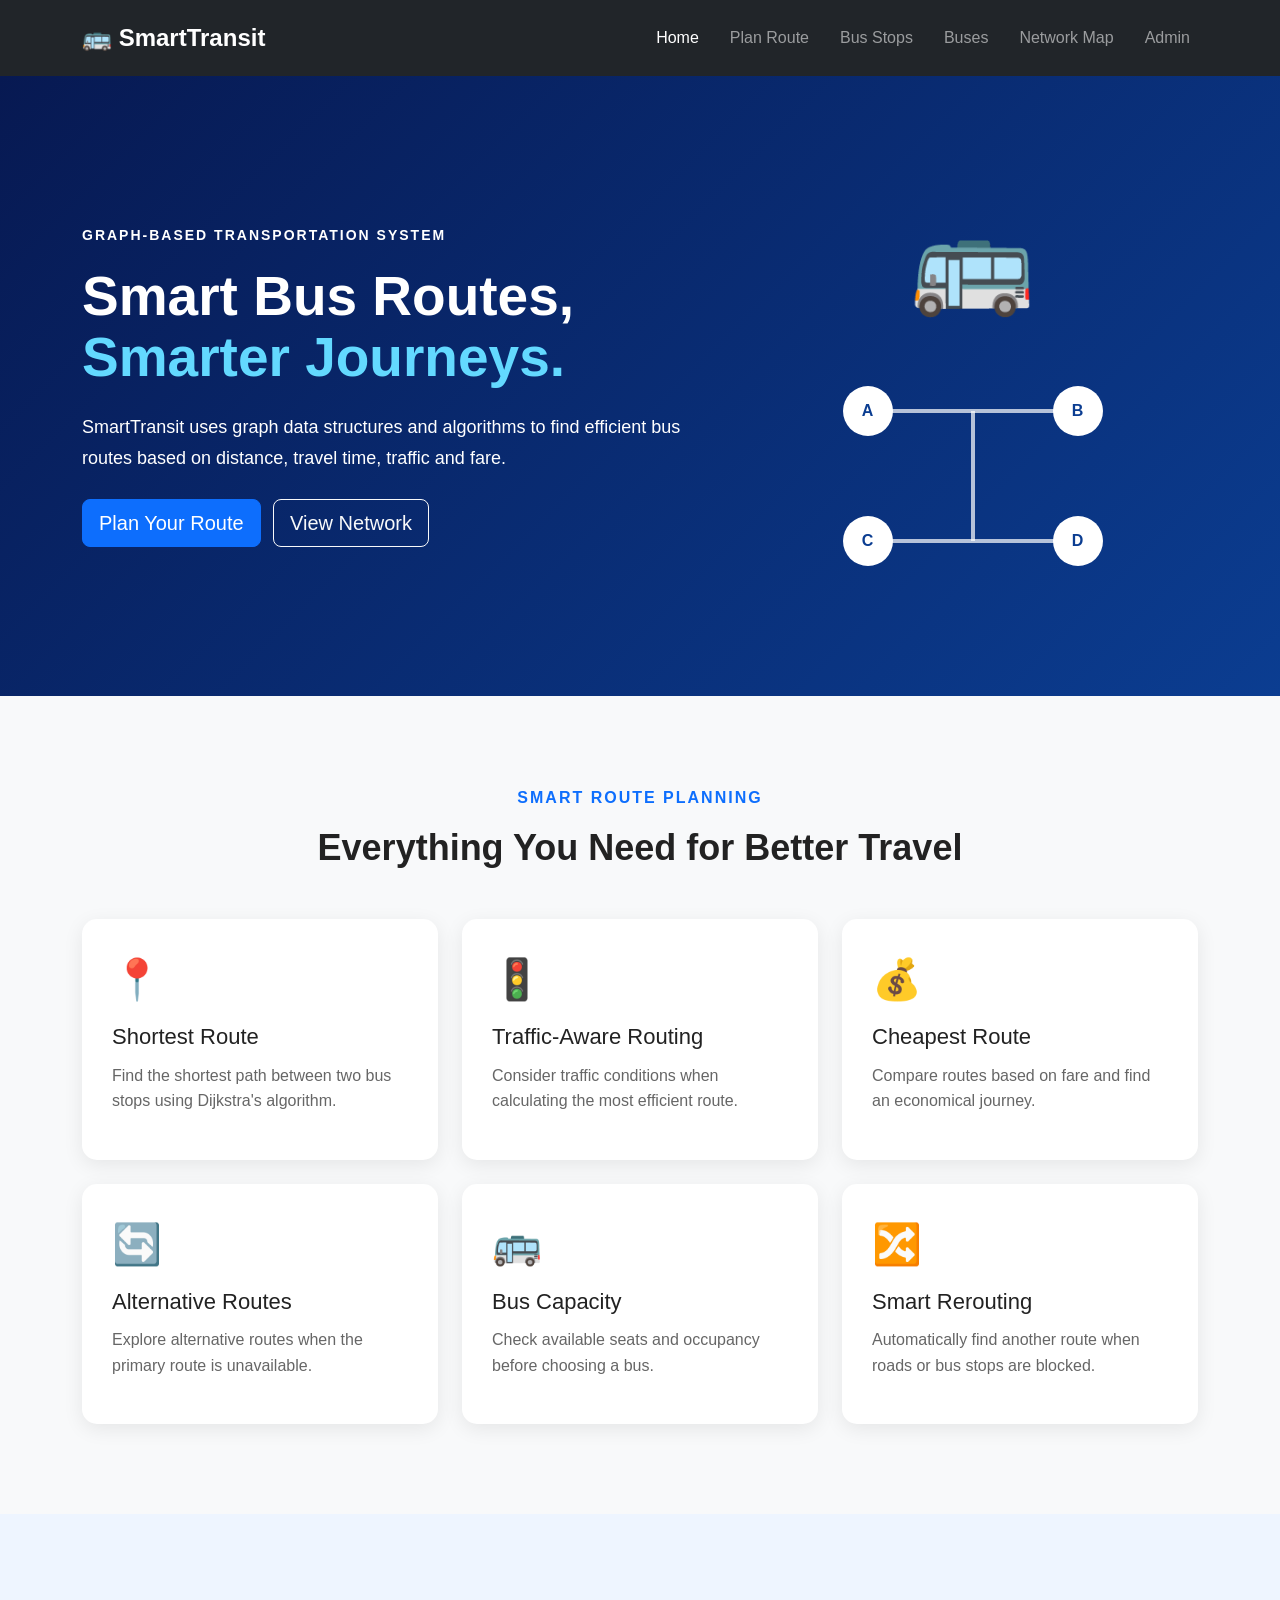
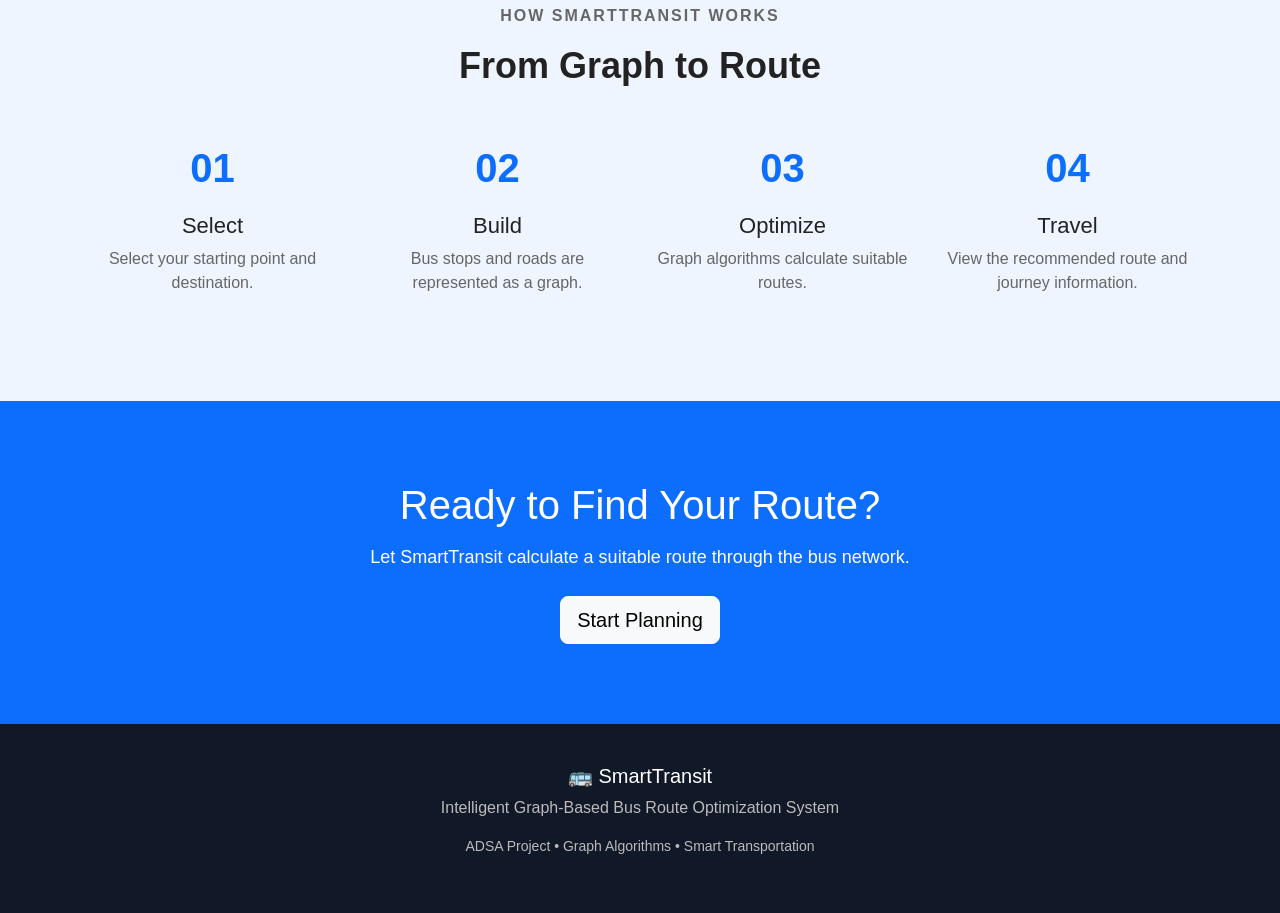
<file: frontend/index.html>
<!DOCTYPE html>
<html lang="en">

<head>

    <meta charset="UTF-8">

    <meta name="viewport" content="width=device-width, initial-scale=1.0">

    <title>SmartTransit | Intelligent Bus Route Planner</title>

    <!-- Bootstrap -->
    <link
        href="https://cdn.jsdelivr.net/npm/bootstrap@5.3.3/dist/css/bootstrap.min.css"
        rel="stylesheet">

    <!-- Our CSS -->
    <link rel="stylesheet" href="css/style.css">

</head>


<body>

    <!-- ================= NAVBAR ================= -->

    <nav class="navbar navbar-expand-lg navbar-dark bg-dark">

        <div class="container">

            <a class="navbar-brand fw-bold" href="index.html">
                🚌 SmartTransit
            </a>

            <button
                class="navbar-toggler"
                type="button"
                data-bs-toggle="collapse"
                data-bs-target="#navbarMenu">

                <span class="navbar-toggler-icon"></span>

            </button>


            <div class="collapse navbar-collapse" id="navbarMenu">

                <ul class="navbar-nav ms-auto">

                    <li class="nav-item">
                        <a class="nav-link active" href="index.html">
                            Home
                        </a>
                    </li>

                    <li class="nav-item">
                        <a class="nav-link" href="pages/route-planner.html">
                            Plan Route
                        </a>
                    </li>

                    <li class="nav-item">
                        <a class="nav-link" href="pages/bus-stops.html">
                            Bus Stops
                        </a>
                    </li>

                    <li class="nav-item">
                        <a class="nav-link" href="pages/buses.html">
                            Buses
                        </a>
                    </li>

                    <li class="nav-item">
                        <a class="nav-link" href="pages/network-map.html">
                            Network Map
                        </a>
                    </li>
                    <li class="nav-item">

    <a class="nav-link"
       href="pages/admin-login.html">

        Admin

    </a>

</li>

                </ul>

            </div>

        </div>

    </nav>


    <!-- ================= HERO SECTION ================= -->

    <section class="hero-section">

        <div class="container">

            <div class="row align-items-center">

                <div class="col-lg-7">

                    <p class="hero-tag">
                        GRAPH-BASED TRANSPORTATION SYSTEM
                    </p>

                    <h1>
                        Smart Bus Routes,
                        <span>Smarter Journeys.</span>
                    </h1>

                    <p class="hero-description">

                        SmartTransit uses graph data structures and
                        algorithms to find efficient bus routes based
                        on distance, travel time, traffic and fare.

                    </p>


                    <a
                        href="pages/route-planner.html"
                        class="btn btn-primary btn-lg">

                        Plan Your Route

                    </a>


                    <a
                        href="pages/network-map.html"
                        class="btn btn-outline-light btn-lg ms-2">

                        View Network

                    </a>

                </div>


                <div class="col-lg-5 text-center">

                    <div class="bus-icon">
                        🚌
                    </div>

                    <div class="graph-preview">

                        <div class="node node-1">A</div>
                        <div class="node node-2">B</div>
                        <div class="node node-3">C</div>
                        <div class="node node-4">D</div>

                        <div class="line line-1"></div>
                        <div class="line line-2"></div>
                        <div class="line line-3"></div>

                    </div>

                </div>

            </div>

        </div>

    </section>


    <!-- ================= FEATURES ================= -->

    <section class="features-section">

        <div class="container">

            <div class="section-heading">

                <p>SMART ROUTE PLANNING</p>

                <h2>Everything You Need for Better Travel</h2>

            </div>


            <div class="row g-4">


                <!-- Feature 1 -->

                <div class="col-md-4">

                    <div class="feature-card">

                        <div class="feature-icon">
                            📍
                        </div>

                        <h3>Shortest Route</h3>

                        <p>
                            Find the shortest path between two
                            bus stops using Dijkstra's algorithm.
                        </p>

                    </div>

                </div>


                <!-- Feature 2 -->

                <div class="col-md-4">

                    <div class="feature-card">

                        <div class="feature-icon">
                            🚦
                        </div>

                        <h3>Traffic-Aware Routing</h3>

                        <p>
                            Consider traffic conditions when
                            calculating the most efficient route.
                        </p>

                    </div>

                </div>


                <!-- Feature 3 -->

                <div class="col-md-4">

                    <div class="feature-card">

                        <div class="feature-icon">
                            💰
                        </div>

                        <h3>Cheapest Route</h3>

                        <p>
                            Compare routes based on fare and
                            find an economical journey.
                        </p>

                    </div>

                </div>


                <!-- Feature 4 -->

                <div class="col-md-4">

                    <div class="feature-card">

                        <div class="feature-icon">
                            🔄
                        </div>

                        <h3>Alternative Routes</h3>

                        <p>
                            Explore alternative routes when the
                            primary route is unavailable.
                        </p>

                    </div>

                </div>


                <!-- Feature 5 -->

                <div class="col-md-4">

                    <div class="feature-card">

                        <div class="feature-icon">
                            🚌
                        </div>

                        <h3>Bus Capacity</h3>

                        <p>
                            Check available seats and occupancy
                            before choosing a bus.
                        </p>

                    </div>

                </div>


                <!-- Feature 6 -->

                <div class="col-md-4">

                    <div class="feature-card">

                        <div class="feature-icon">
                            🔀
                        </div>

                        <h3>Smart Rerouting</h3>

                        <p>
                            Automatically find another route when
                            roads or bus stops are blocked.
                        </p>

                    </div>

                </div>

            </div>

        </div>

    </section>


    <!-- ================= HOW IT WORKS ================= -->

    <section class="how-section">

        <div class="container">

            <div class="section-heading">

                <p>HOW SMARTTRANSIT WORKS</p>

                <h2>From Graph to Route</h2>

            </div>


            <div class="row text-center g-4">


                <div class="col-md-3">

                    <div class="step-number">
                        01
                    </div>

                    <h3>Select</h3>

                    <p>
                        Select your starting point and destination.
                    </p>

                </div>


                <div class="col-md-3">

                    <div class="step-number">
                        02
                    </div>

                    <h3>Build</h3>

                    <p>
                        Bus stops and roads are represented
                        as a graph.
                    </p>

                </div>


                <div class="col-md-3">

                    <div class="step-number">
                        03
                    </div>

                    <h3>Optimize</h3>

                    <p>
                        Graph algorithms calculate suitable
                        routes.
                    </p>

                </div>


                <div class="col-md-3">

                    <div class="step-number">
                        04
                    </div>

                    <h3>Travel</h3>

                    <p>
                        View the recommended route and
                        journey information.
                    </p>

                </div>

            </div>

        </div>

    </section>


    <!-- ================= CALL TO ACTION ================= -->

    <section class="cta-section">

        <div class="container text-center">

            <h2>Ready to Find Your Route?</h2>

            <p>
                Let SmartTransit calculate a suitable route
                through the bus network.
            </p>

            <a
                href="pages/route-planner.html"
                class="btn btn-light btn-lg">

                Start Planning

            </a>

        </div>

    </section>


    <!-- ================= FOOTER ================= -->

    <footer>

        <div class="container text-center">

            <h5>🚌 SmartTransit</h5>

            <p>
                Intelligent Graph-Based Bus Route Optimization System
            </p>

            <p class="footer-small">
                ADSA Project • Graph Algorithms • Smart Transportation
            </p>

        </div>

    </footer>


    <!-- Bootstrap JavaScript -->

    <script
        src="https://cdn.jsdelivr.net/npm/bootstrap@5.3.3/dist/js/bootstrap.bundle.min.js">
    </script>

</body>

</html>
</file>
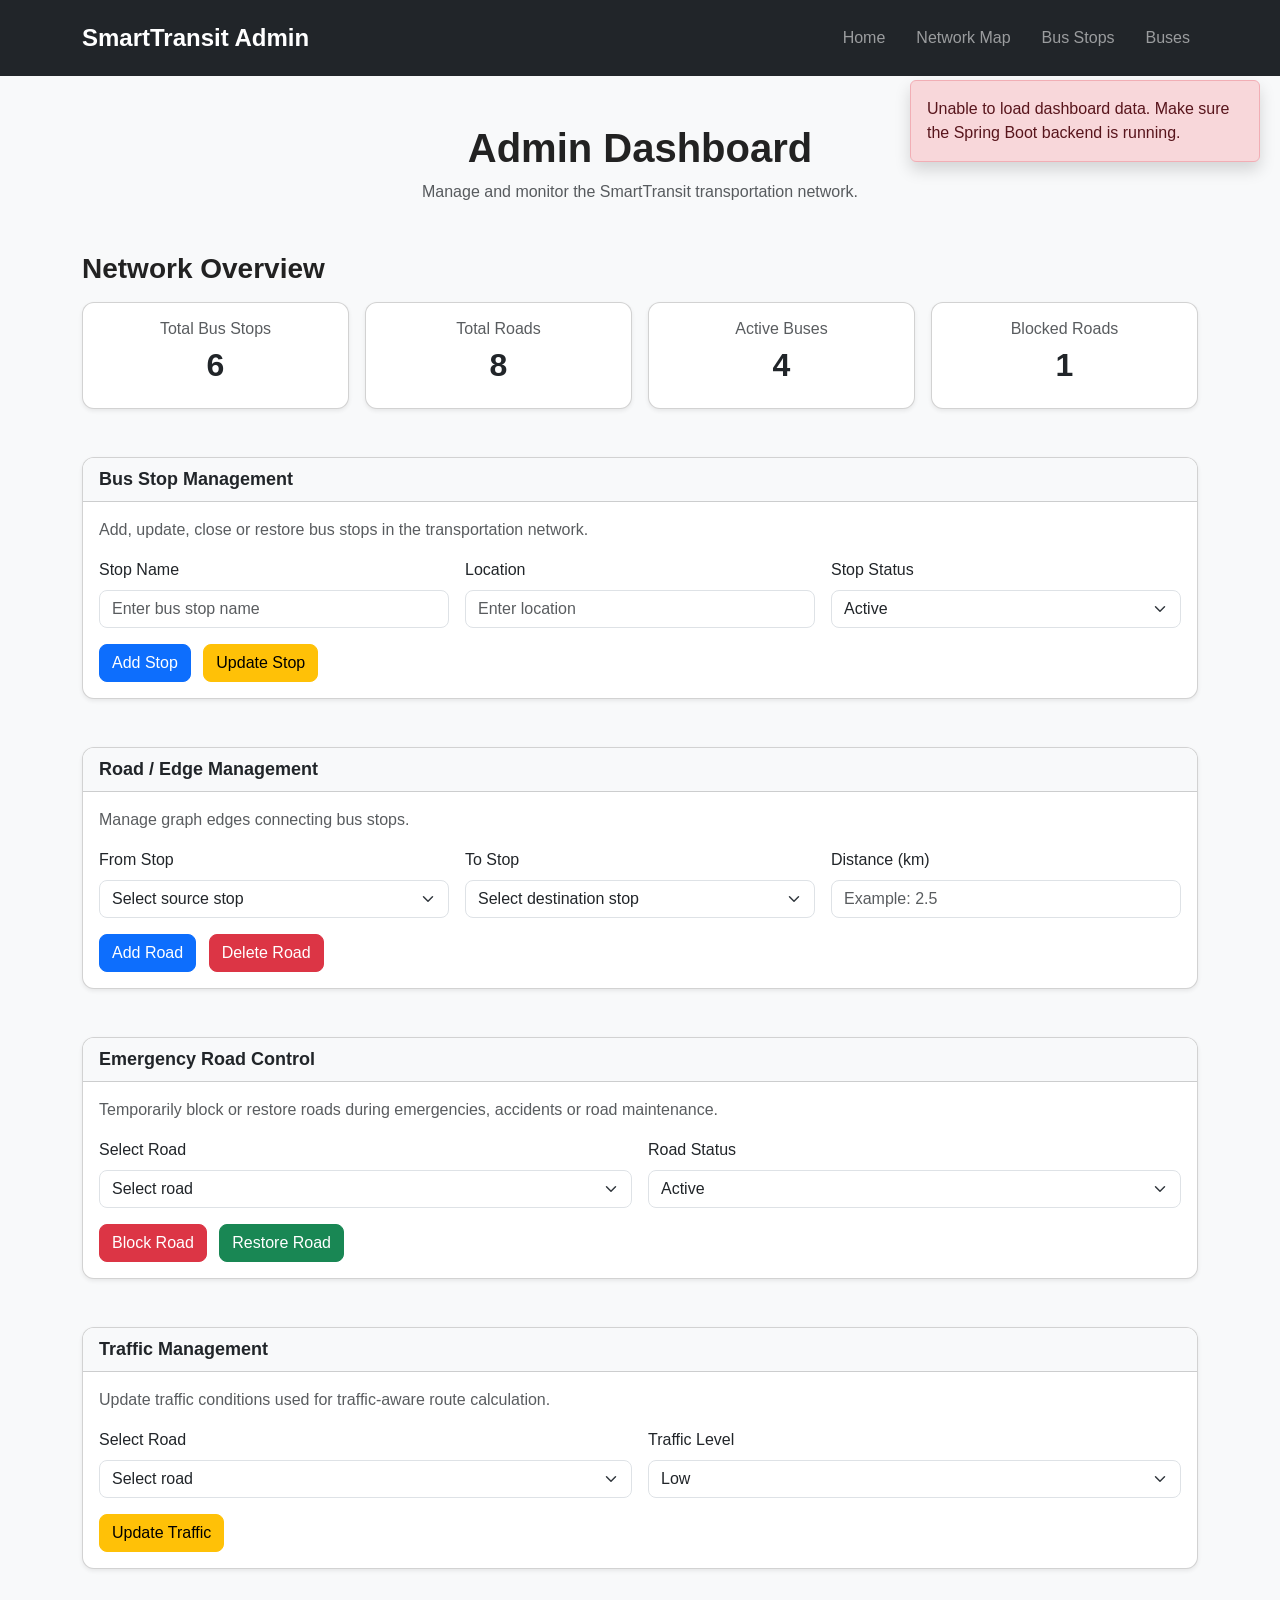
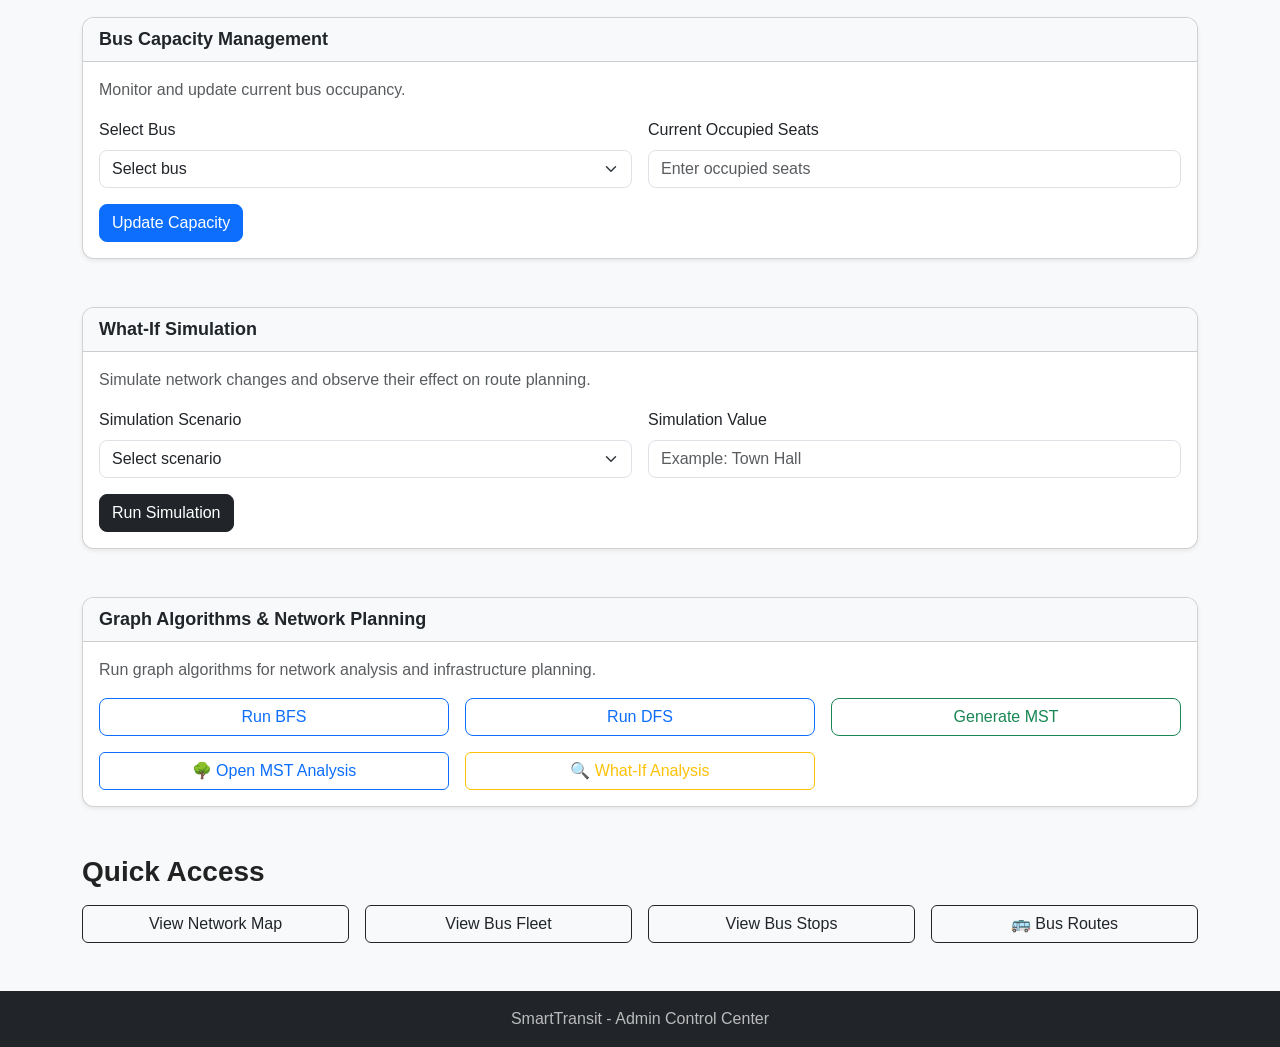
<file: frontend/pages/admin-dashboard.html>
<!DOCTYPE html>
<html lang="en">

<head>
    <meta charset="UTF-8">
    <meta name="viewport" content="width=device-width, initial-scale=1.0">

    <title>Admin Dashboard - SmartTransit</title>

    <!-- Bootstrap -->
    <link
        href="https://cdn.jsdelivr.net/npm/bootstrap@5.3.3/dist/css/bootstrap.min.css"
        rel="stylesheet"
    >

    <!-- Common CSS -->
    <link rel="stylesheet" href="../css/style.css">

    <!-- Dashboard CSS -->
    <link rel="stylesheet" href="../css/dashboard.css">
</head>

<body>

    <!-- ================= NAVBAR ================= -->

    <nav class="navbar navbar-expand-lg bg-dark navbar-dark">

        <div class="container">

            <a class="navbar-brand fw-bold" href="../index.html">
                SmartTransit Admin
            </a>

            <button
                class="navbar-toggler"
                type="button"
                data-bs-toggle="collapse"
                data-bs-target="#adminNavbar"
            >
                <span class="navbar-toggler-icon"></span>
            </button>

            <div class="collapse navbar-collapse" id="adminNavbar">

                <ul class="navbar-nav ms-auto">

                    <li class="nav-item">
                        <a class="nav-link" href="../index.html">
                            Home
                        </a>
                    </li>

                    <li class="nav-item">
                        <a class="nav-link" href="network-map.html">
                            Network Map
                        </a>
                    </li>

                    <li class="nav-item">
                        <a class="nav-link" href="bus-stops.html">
                            Bus Stops
                        </a>
                    </li>

                    <li class="nav-item">
                        <a class="nav-link" href="buses.html">
                            Buses
                        </a>
                    </li>

                </ul>

            </div>

        </div>

    </nav>


    <!-- ================= MAIN CONTENT ================= -->

    <main class="container my-5">

        <!-- PAGE HEADING -->

        <div class="text-center mb-5">

            <h1 class="fw-bold">
                Admin Dashboard
            </h1>

            <p class="text-muted">
                Manage and monitor the SmartTransit transportation network.
            </p>

        </div>


        <!-- ================= NETWORK OVERVIEW ================= -->

        <section class="mb-5">

            <h3 class="fw-bold mb-3">
                Network Overview
            </h3>

            <div class="row g-3">

                <div class="col-md-3">

                    <div class="card shadow-sm dashboard-card text-center">

                        <div class="card-body">

                            <h6 class="text-muted">
                                Total Bus Stops
                            </h6>

                            <h2 id="adminTotalStops">
                                6
                            </h2>

                        </div>

                    </div>

                </div>


                <div class="col-md-3">

                    <div class="card shadow-sm dashboard-card text-center">

                        <div class="card-body">

                            <h6 class="text-muted">
                                Total Roads
                            </h6>

                            <h2 id="adminTotalRoads">
                                8
                            </h2>

                        </div>

                    </div>

                </div>


                <div class="col-md-3">

                    <div class="card shadow-sm dashboard-card text-center">

                        <div class="card-body">

                            <h6 class="text-muted">
                                Active Buses
                            </h6>

                            <h2 id="adminActiveBuses">
                                4
                            </h2>

                        </div>

                    </div>

                </div>


                <div class="col-md-3">

                    <div class="card shadow-sm dashboard-card text-center">

                        <div class="card-body">

                            <h6 class="text-muted">
                                Blocked Roads
                            </h6>

                            <h2 id="adminBlockedRoads">
                                1
                            </h2>

                        </div>

                    </div>

                </div>

            </div>

        </section>


        <!-- ================= BUS STOP MANAGEMENT ================= -->

        <section class="mb-5">

            <div class="card shadow-sm">

                <div class="card-header fw-bold">
                    Bus Stop Management
                </div>

                <div class="card-body">

                    <p class="text-muted">
                        Add, update, close or restore bus stops in the
                        transportation network.
                    </p>

                    <div class="row g-3">

                        <div class="col-md-4">

                            <label class="form-label">
                                Stop Name
                            </label>

                            <input
                                type="text"
                                class="form-control"
                                id="stopName"
                                placeholder="Enter bus stop name"
                            >

                        </div>


                        <div class="col-md-4">

                            <label class="form-label">
                                Location
                            </label>

                            <input
                                type="text"
                                class="form-control"
                                id="stopLocation"
                                placeholder="Enter location"
                            >

                        </div>


                        <div class="col-md-4">

                            <label class="form-label">
                                Stop Status
                            </label>

                            <select
                                class="form-select"
                                id="stopStatus"
                            >

                                <option value="Active">
                                    Active
                                </option>

                                <option value="Closed">
                                    Closed
                                </option>

                            </select>

                        </div>

                    </div>


                    <div class="mt-3">

                        <button
                            class="btn btn-primary me-2"
                            id="addStopButton"
                        >
                            Add Stop
                        </button>

                        <button
                            class="btn btn-warning"
                            id="updateStopButton"
                        >
                            Update Stop
                        </button>

                    </div>

                </div>

            </div>

        </section>


        <!-- ================= ROAD MANAGEMENT ================= -->

        <section class="mb-5">

            <div class="card shadow-sm">

                <div class="card-header fw-bold">
                    Road / Edge Management
                </div>

                <div class="card-body">

                    <p class="text-muted">
                        Manage graph edges connecting bus stops.
                    </p>

                    <div class="row g-3">

                        <div class="col-md-4">

                            <label class="form-label">
                                From Stop
                            </label>

                            <select
                                class="form-select"
                                id="roadFrom"
                            >

                                <option value="">
                                    Select source stop
                                </option>

                                <option value="SVECW">
                                    SVECW
                                </option>

                                <option value="Railway Station">
                                    Railway Station
                                </option>

                                <option value="Town Hall">
                                    Town Hall
                                </option>

                                <option value="Market">
                                    Market
                                </option>

                                <option value="Bhimavaram Bus Stand">
                                    Bhimavaram Bus Stand
                                </option>

                                <option value="College Road">
                                    College Road
                                </option>

                            </select>

                        </div>


                        <div class="col-md-4">

                            <label class="form-label">
                                To Stop
                            </label>

                            <select
                                class="form-select"
                                id="roadTo"
                            >

                                <option value="">
                                    Select destination stop
                                </option>

                                <option value="SVECW">
                                    SVECW
                                </option>

                                <option value="Railway Station">
                                    Railway Station
                                </option>

                                <option value="Town Hall">
                                    Town Hall
                                </option>

                                <option value="Market">
                                    Market
                                </option>

                                <option value="Bhimavaram Bus Stand">
                                    Bhimavaram Bus Stand
                                </option>

                                <option value="College Road">
                                    College Road
                                </option>

                            </select>

                        </div>


                        <div class="col-md-4">

                            <label class="form-label">
                                Distance (km)
                            </label>

                            <input
                                type="number"
                                class="form-control"
                                id="roadDistance"
                                placeholder="Example: 2.5"
                            >

                        </div>

                    </div>


                    <div class="mt-3">

                        <button
                            class="btn btn-primary me-2"
                            id="addRoadButton"
                        >
                            Add Road
                        </button>

                        <button
                            class="btn btn-danger"
                            id="deleteRoadButton"
                        >
                            Delete Road
                        </button>

                    </div>

                </div>

            </div>

        </section>


        <!-- ================= ROAD BLOCKING ================= -->

        <section class="mb-5">

            <div class="card shadow-sm">

                <div class="card-header fw-bold">
                    Emergency Road Control
                </div>

                <div class="card-body">

                    <p class="text-muted">
                        Temporarily block or restore roads during
                        emergencies, accidents or road maintenance.
                    </p>

                    <div class="row g-3">

                        <div class="col-md-6">

                            <label class="form-label">
                                Select Road
                            </label>

                            <select
                                class="form-select"
                                id="controlRoad"
                            >

                                <option value="">
                                    Select road
                                </option>

                                <option value="SVECW-Railway Station">
                                    SVECW → Railway Station
                                </option>

                                <option value="SVECW-College Road">
                                    SVECW → College Road
                                </option>

                                <option value="Railway Station-Town Hall">
                                    Railway Station → Town Hall
                                </option>

                                <option value="College Road-Town Hall">
                                    College Road → Town Hall
                                </option>

                                <option value="Town Hall-Market">
                                    Town Hall → Market
                                </option>

                                <option value="Market-Bus Stand">
                                    Market → Bus Stand
                                </option>

                                <option value="Town Hall-Bus Stand">
                                    Town Hall → Bus Stand
                                </option>

                            </select>

                        </div>


                        <div class="col-md-6">

                            <label class="form-label">
                                Road Status
                            </label>

                            <select
                                class="form-select"
                                id="roadStatus"
                            >

                                <option value="Active">
                                    Active
                                </option>

                                <option value="Blocked">
                                    Blocked
                                </option>

                            </select>

                        </div>

                    </div>


                    <div class="mt-3">

                        <button
                            class="btn btn-danger me-2"
                            id="blockRoadButton"
                        >
                            Block Road
                        </button>

                        <button
                            class="btn btn-success"
                            id="restoreRoadButton"
                        >
                            Restore Road
                        </button>

                    </div>

                </div>

            </div>

        </section>


        <!-- ================= TRAFFIC MANAGEMENT ================= -->

        <section class="mb-5">

            <div class="card shadow-sm">

                <div class="card-header fw-bold">
                    Traffic Management
                </div>

                <div class="card-body">

                    <p class="text-muted">
                        Update traffic conditions used for
                        traffic-aware route calculation.
                    </p>

                    <div class="row g-3">

                        <div class="col-md-6">

                            <label class="form-label">
                                Select Road
                            </label>

                            <select
                                class="form-select"
                                id="trafficRoad"
                            >

                                <option value="">
                                    Select road
                                </option>

                                <option value="SVECW-Railway Station">
                                    SVECW → Railway Station
                                </option>

                                <option value="Railway Station-Town Hall">
                                    Railway Station → Town Hall
                                </option>

                                <option value="Town Hall-Market">
                                    Town Hall → Market
                                </option>

                                <option value="Market-Bus Stand">
                                    Market → Bus Stand
                                </option>

                                <option value="Town Hall-Bus Stand">
                                    Town Hall → Bus Stand
                                </option>

                            </select>

                        </div>


                        <div class="col-md-6">

                            <label class="form-label">
                                Traffic Level
                            </label>

                            <select
                                class="form-select"
                                id="trafficLevel"
                            >

                                <option value="Low">
                                    Low
                                </option>

                                <option value="Medium">
                                    Medium
                                </option>

                                <option value="High">
                                    High
                                </option>

                            </select>

                        </div>

                    </div>


                    <div class="mt-3">

                        <button
                            class="btn btn-warning"
                            id="updateTrafficButton"
                        >
                            Update Traffic
                        </button>

                    </div>

                </div>

            </div>

        </section>


        <!-- ================= BUS CAPACITY ================= -->

        <section class="mb-5">

            <div class="card shadow-sm">

                <div class="card-header fw-bold">
                    Bus Capacity Management
                </div>

                <div class="card-body">

                    <p class="text-muted">
                        Monitor and update current bus occupancy.
                    </p>

                    <div class="row g-3">

                        <div class="col-md-6">

                            <label class="form-label">
                                Select Bus
                            </label>

                            <select
                                class="form-select"
                                id="capacityBus"
                            >

                                <option value="">
                                    Select bus
                                </option>

                                <option value="101">
                                    Bus 101
                                </option>

                                <option value="102">
                                    Bus 102
                                </option>

                                <option value="103">
                                    Bus 103
                                </option>

                                <option value="104">
                                    Bus 104
                                </option>

                            </select>

                        </div>


                        <div class="col-md-6">

                            <label class="form-label">
                                Current Occupied Seats
                            </label>

                            <input
                                type="number"
                                class="form-control"
                                id="occupiedSeats"
                                min="0"
                                placeholder="Enter occupied seats"
                            >

                        </div>

                    </div>


                    <div class="mt-3">

                        <button
                            class="btn btn-primary"
                            id="updateCapacityButton"
                        >
                            Update Capacity
                        </button>

                    </div>

                </div>

            </div>

        </section>


        <!-- ================= WHAT-IF SIMULATION ================= -->

        <section class="mb-5">

            <div class="card shadow-sm">

                <div class="card-header fw-bold">
                    What-If Simulation
                </div>

                <div class="card-body">

                    <p class="text-muted">
                        Simulate network changes and observe their
                        effect on route planning.
                    </p>

                    <div class="row g-3">

                        <div class="col-md-6">

                            <label class="form-label">
                                Simulation Scenario
                            </label>

                            <select
                                class="form-select"
                                id="simulationType"
                            >

                                <option value="">
                                    Select scenario
                                </option>

                                <option value="roadBlocked">
                                    Road Blocked
                                </option>

                                <option value="stopClosed">
                                    Bus Stop Closed
                                </option>

                                <option value="trafficIncreased">
                                    Traffic Increased
                                </option>

                                <option value="busUnavailable">
                                    Bus Unavailable
                                </option>

                                <option value="newRoad">
                                    New Road Added
                                </option>

                            </select>

                        </div>


                        <div class="col-md-6">

                            <label class="form-label">
                                Simulation Value
                            </label>

                            <input
                                type="text"
                                class="form-control"
                                id="simulationValue"
                                placeholder="Example: Town Hall"
                            >

                        </div>

                    </div>


                    <div class="mt-3">

                        <button
                            class="btn btn-dark"
                            id="runSimulationButton"
                        >
                            Run Simulation
                        </button>

                    </div>


                    <div
                        id="simulationResult"
                        class="alert alert-secondary mt-3 d-none"
                    >
                    </div>

                </div>

            </div>

        </section>


        <!-- ================= GRAPH ALGORITHMS ================= -->

        <section class="mb-5">

            <div class="card shadow-sm">

                <div class="card-header fw-bold">
                    Graph Algorithms & Network Planning
                </div>

                <div class="card-body">

                    <p class="text-muted">
                        Run graph algorithms for network analysis
                        and infrastructure planning.
                    </p>

                    <div class="row g-3">

                        <div class="col-md-4">

                            <button
                                class="btn btn-outline-primary w-100"
                                id="bfsButton"
                            >
                                Run BFS
                            </button>

                        </div>

                        <div class="col-md-4">

                            <button
                                class="btn btn-outline-primary w-100"
                                id="dfsButton"
                            >
                                Run DFS
                            </button>

                        </div>
        <div class="col-md-4">

    <button
        class="btn btn-outline-success w-100"
        id="mstButton">

        Generate MST

    </button>

</div>


<div class="col-md-4">

    <a
        href="mst.html"
        class="btn btn-outline-primary w-100">

        🌳 Open MST Analysis

    </a>

</div>


<div class="col-md-4">

    <a
        href="what-if.html"
        class="btn btn-outline-warning w-100">

        🔍 What-If Analysis

    </a>

</div>                        
                    </div>


                    <div
                        id="algorithmResult"
                        class="alert alert-info mt-4 d-none"
                    >
                    </div>

                </div>

            </div>

        </section>


              <!-- ================= QUICK LINKS ================= -->

<section class="mb-4">

    <h3 class="fw-bold mb-3">
        Quick Access
    </h3>

    <div class="row g-3">

        <div class="col-md-3">

            <a
                href="network-map.html"
                class="btn btn-outline-dark w-100">

                View Network Map

            </a>

        </div>


        <div class="col-md-3">

            <a
                href="buses.html"
                class="btn btn-outline-dark w-100">

                View Bus Fleet

            </a>

        </div>


        <div class="col-md-3">

            <a
                href="bus-stops.html"
                class="btn btn-outline-dark w-100">

                View Bus Stops

            </a>

        </div>


        <div class="col-md-3">

            <a
                href="bus-routes.html"
                class="btn btn-outline-dark w-100">

                🚌 Bus Routes

            </a>

        </div>

    </div>

</section>
    </main>


    <!-- ================= FOOTER ================= -->

    <footer class="bg-dark text-white text-center py-3 mt-5">

        <p class="mb-0">
            SmartTransit - Admin Control Center
        </p>

    </footer>


    <!-- Bootstrap JavaScript -->

    <script
        src="https://cdn.jsdelivr.net/npm/bootstrap@5.3.3/dist/js/bootstrap.bundle.min.js">
    </script>


   <!-- API JavaScript -->
<script src="../js/api.js"></script>

<!-- Admin JavaScript -->
<script src="../js/admin.js"></script>
</body>

</html>
</file>
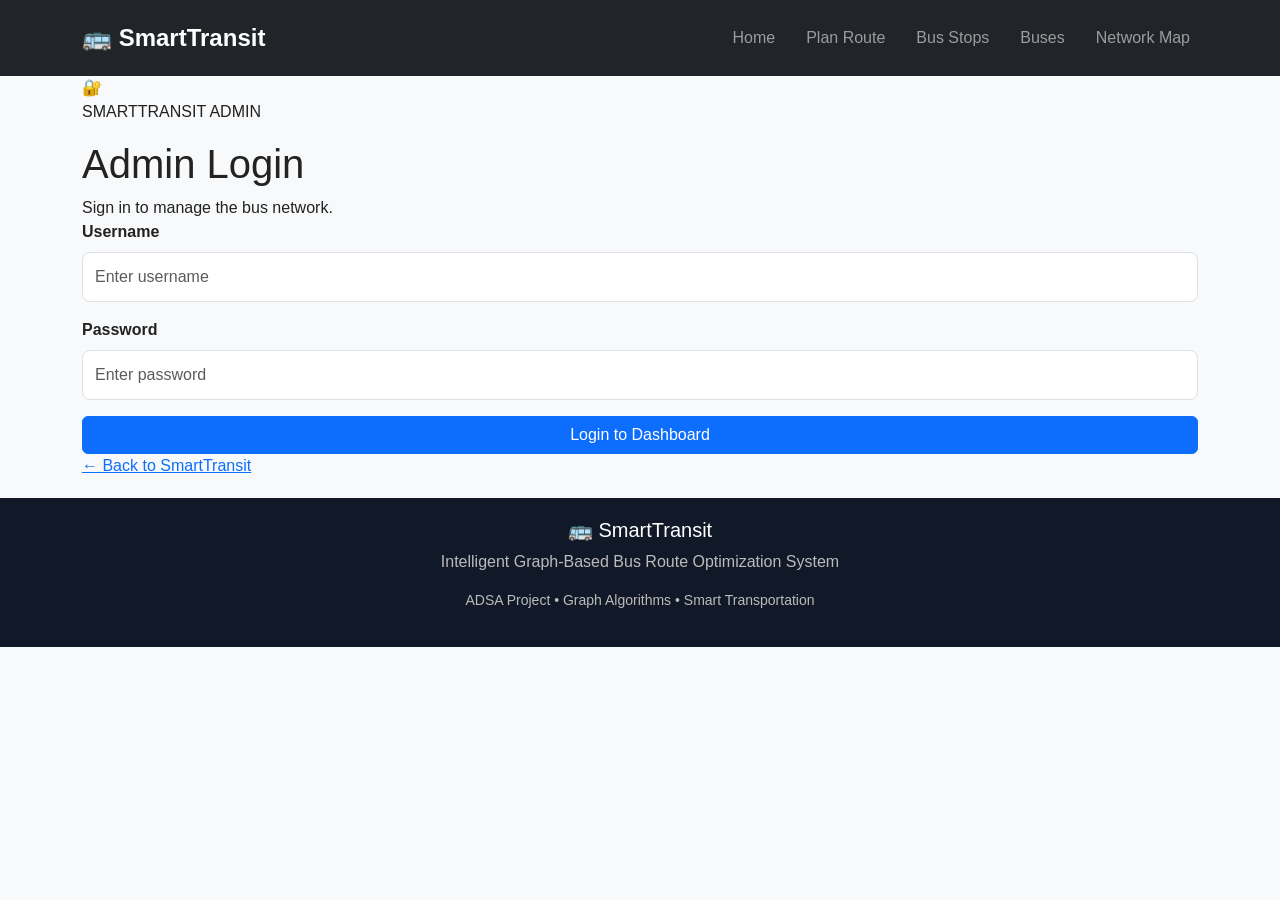
<file: frontend/pages/admin-login.html>
<!DOCTYPE html>
<html lang="en">

<head>

    <meta charset="UTF-8">

    <meta name="viewport" content="width=device-width, initial-scale=1.0">

    <title>Admin Login | SmartTransit</title>

    <!-- Bootstrap -->
    <link
        href="https://cdn.jsdelivr.net/npm/bootstrap@5.3.3/dist/css/bootstrap.min.css"
        rel="stylesheet">

    <!-- Main CSS -->
    <link rel="stylesheet" href="../css/style.css">

    <!-- Admin Login CSS -->
    <link rel="stylesheet" href="../css/admin-login.css">

</head>


<body>


    <!-- ================= NAVBAR ================= -->

    <nav class="navbar navbar-expand-lg navbar-dark bg-dark">

        <div class="container">

            <a
                class="navbar-brand fw-bold"
                href="../index.html">

                🚌 SmartTransit

            </a>


            <button
                class="navbar-toggler"
                type="button"
                data-bs-toggle="collapse"
                data-bs-target="#navbarMenu">

                <span class="navbar-toggler-icon"></span>

            </button>


            <div
                class="collapse navbar-collapse"
                id="navbarMenu">

                <ul class="navbar-nav ms-auto">

                    <li class="nav-item">

                        <a
                            class="nav-link"
                            href="../index.html">

                            Home

                        </a>

                    </li>


                    <li class="nav-item">

                        <a
                            class="nav-link"
                            href="route-planner.html">

                            Plan Route

                        </a>

                    </li>


                    <li class="nav-item">

                        <a
                            class="nav-link"
                            href="bus-stops.html">

                            Bus Stops

                        </a>

                    </li>


                    <li class="nav-item">

                        <a
                            class="nav-link"
                            href="buses.html">

                            Buses

                        </a>

                    </li>


                    <li class="nav-item">

                        <a
                            class="nav-link"
                            href="network-map.html">

                            Network Map

                        </a>

                    </li>

                </ul>

            </div>

        </div>

    </nav>



    <!-- ================= LOGIN SECTION ================= -->

    <section class="admin-login-section">

        <div class="container">

            <div class="admin-login-card">


                <!-- Header -->

                <div class="login-header">

                    <div class="admin-icon">
                        🔐
                    </div>

                    <p>SMARTTRANSIT ADMIN</p>

                    <h1>Admin Login</h1>

                    <span>
                        Sign in to manage the bus network.
                    </span>

                </div>



                <!-- Login Form -->

                <form id="adminLoginForm">


                    <!-- Username -->

                    <div class="mb-3">

                        <label
                            for="adminUsername"
                            class="form-label">

                            Username

                        </label>

                        <input
                            type="text"
                            class="form-control"
                            id="adminUsername"
                            placeholder="Enter username"
                            required>

                    </div>



                    <!-- Password -->

                    <div class="mb-3">

                        <label
                            for="adminPassword"
                            class="form-label">

                            Password

                        </label>

                        <input
                            type="password"
                            class="form-control"
                            id="adminPassword"
                            placeholder="Enter password"
                            required>

                    </div>



                    <!-- Error Message -->

                    <div
                        id="loginError"
                        class="alert alert-danger d-none">

                        Invalid username or password.

                    </div>



                    <!-- Login Button -->

                    <button
                        type="submit"
                        class="btn btn-primary w-100">

                        Login to Dashboard

                    </button>


                </form>



                <!-- Back -->

                <div class="login-back">

                    <a href="../index.html">

                        ← Back to SmartTransit

                    </a>

                </div>


            </div>

        </div>

    </section>



    <!-- ================= FOOTER ================= -->

    <footer>

        <div class="container text-center">

            <h5>🚌 SmartTransit</h5>

            <p>
                Intelligent Graph-Based Bus Route
                Optimization System
            </p>

            <p class="footer-small">
                ADSA Project • Graph Algorithms •
                Smart Transportation
            </p>

        </div>

    </footer>



    <!-- Bootstrap JavaScript -->

    <script
        src="https://cdn.jsdelivr.net/npm/bootstrap@5.3.3/dist/js/bootstrap.bundle.min.js">
    </script>


    <!-- Admin Login JavaScript -->

    <script src="../js/admin-login.js"></script>


</body>

</html>
</file>
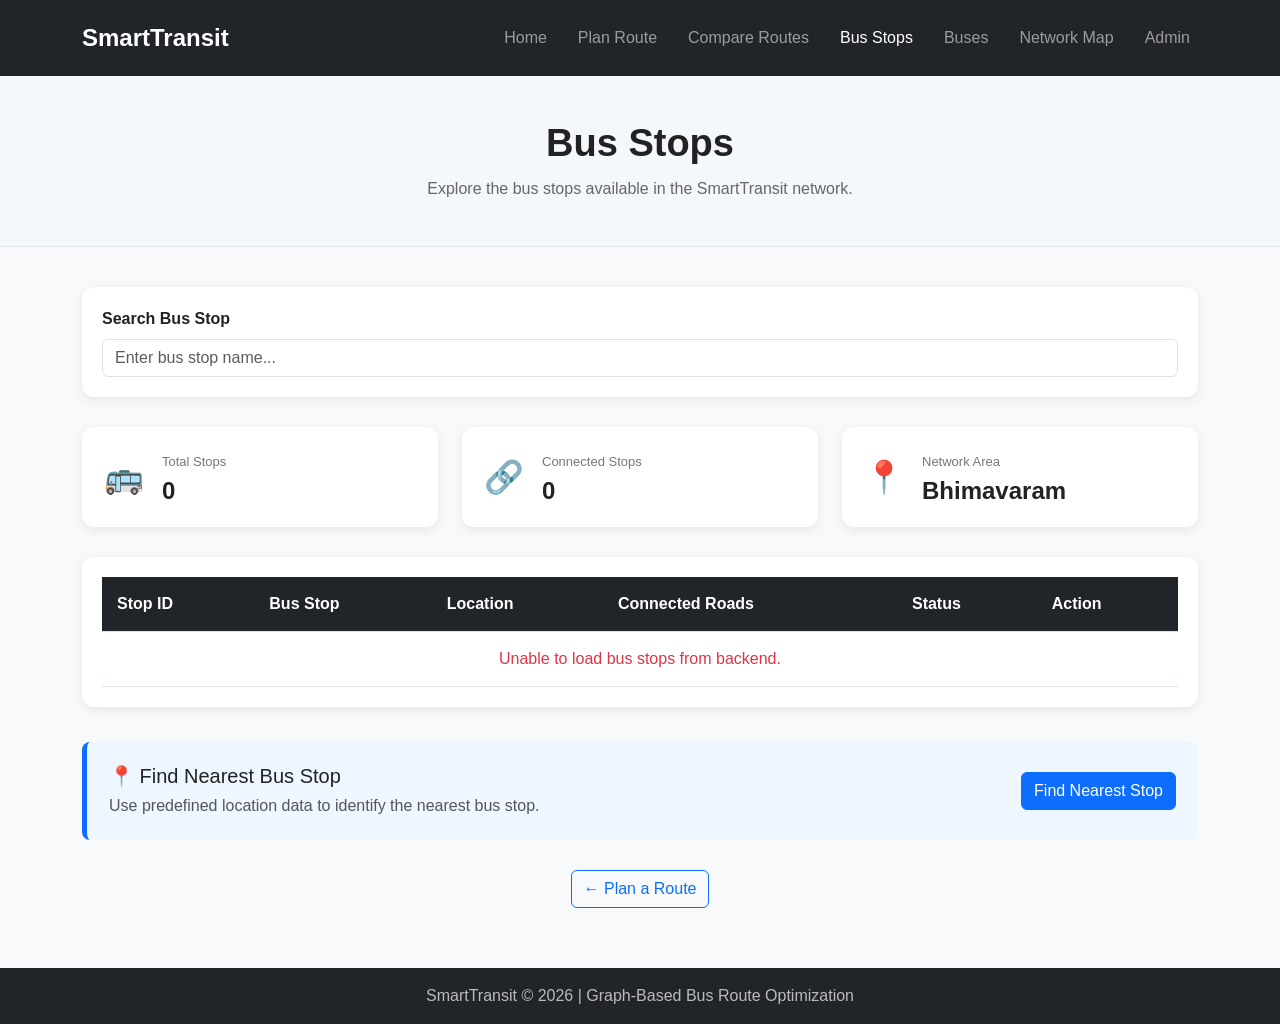
<file: frontend/pages/bus-stops.html>
<!DOCTYPE html>
<html lang="en">

<head>

    <meta charset="UTF-8">

    <meta name="viewport"
          content="width=device-width, initial-scale=1.0">

    <title>Bus Stops - SmartTransit</title>

    <!-- Bootstrap -->
    <link
        href="https://cdn.jsdelivr.net/npm/bootstrap@5.3.3/dist/css/bootstrap.min.css"
        rel="stylesheet">

    <!-- Main CSS -->
    <link rel="stylesheet"
          href="../css/style.css">

    <!-- Bus Stops CSS -->
    <link rel="stylesheet"
          href="../css/bus-stops.css">

</head>

<body>


    <!-- ================= NAVBAR ================= -->

    <nav class="navbar navbar-expand-lg bg-dark navbar-dark">

        <div class="container">

            <a class="navbar-brand fw-bold"
               href="../index.html">
                SmartTransit
            </a>


            <button
                class="navbar-toggler"
                type="button"
                data-bs-toggle="collapse"
                data-bs-target="#navbarNav">

                <span class="navbar-toggler-icon"></span>

            </button>


            <div class="collapse navbar-collapse"
                 id="navbarNav">

                <ul class="navbar-nav ms-auto">

                    <li class="nav-item">

                        <a class="nav-link"
                           href="../index.html">
                            Home
                        </a>

                    </li>


                    <li class="nav-item">

                        <a class="nav-link"
                           href="route-planner.html">
                            Plan Route
                        </a>

                    </li>


                    <li class="nav-item">

                        <a class="nav-link"
                           href="route-comparison.html">
                            Compare Routes
                        </a>

                    </li>


                    <li class="nav-item">

                        <a class="nav-link active"
                           href="bus-stops.html">
                            Bus Stops
                        </a>

                    </li>


                    <li class="nav-item">

                        <a class="nav-link"
                           href="buses.html">
                            Buses
                        </a>

                    </li>


                    <li class="nav-item">

                        <a class="nav-link"
                           href="network-map.html">
                            Network Map
                        </a>

                    </li>

                <li class="nav-item">
    <a class="nav-link" href="admin-login.html">
        Admin
    </a>
</li>

                </ul>

            </div>

        </div>

    </nav>



    <!-- ================= PAGE HEADER ================= -->

    <section class="bus-stop-header">

        <div class="container text-center">

            <h1>Bus Stops</h1>

            <p>
                Explore the bus stops available in the
                SmartTransit network.
            </p>

        </div>

    </section>



    <!-- ================= BUS STOP SECTION ================= -->

    <section class="bus-stop-section">

        <div class="container">


            <!-- Search -->

            <div class="search-box">

                <label for="stopSearch">
                    Search Bus Stop
                </label>

                <input
                    type="text"
                    id="stopSearch"
                    class="form-control"
                    placeholder="Enter bus stop name...">

            </div>



            <!-- Network Summary -->

            <div class="row g-4 summary-row">


                <div class="col-md-4">

                    <div class="summary-card">

                        <span class="summary-icon">
                            🚌
                        </span>

                        <div>

                            <small>
                                Total Stops
                            </small>

                            <h3 id="totalStops">
                                0
                            </h3>

                        </div>

                    </div>

                </div>



                <div class="col-md-4">

                    <div class="summary-card">

                        <span class="summary-icon">
                            🔗
                        </span>

                        <div>

                            <small>
                                Connected Stops
                            </small>

                            <h3 id="connectedStops">
                                0
                            </h3>

                        </div>

                    </div>

                </div>



                <div class="col-md-4">

                    <div class="summary-card">

                        <span class="summary-icon">
                            📍
                        </span>

                        <div>

                            <small>
                                Network Area
                            </small>

                            <h3>
                                Bhimavaram
                            </h3>

                        </div>

                    </div>

                </div>

            </div>



            <!-- Bus Stop Table -->

            <div class="stop-table-container">

                <div class="table-responsive">

                    <table class="table bus-stop-table">

                        <thead>

                            <tr>

                                <th>
                                    Stop ID
                                </th>

                                <th>
                                    Bus Stop
                                </th>

                                <th>
                                    Location
                                </th>

                                <th>
                                    Connected Roads
                                </th>

                                <th>
                                    Status
                                </th>

                                <th>
                                    Action
                                </th>

                            </tr>

                        </thead>


                        <tbody id="busStopTableBody">

                            <!-- JavaScript will add stops here -->

                        </tbody>

                    </table>

                </div>

            </div>



            <!-- Nearest Stop -->

            <div class="nearest-stop-box">

                <div>

                    <h3>
                        📍 Find Nearest Bus Stop
                    </h3>

                    <p>
                        Use predefined location data to
                        identify the nearest bus stop.
                    </p>

                </div>


                <button
                    id="nearestStopButton"
                    class="btn btn-primary">

                    Find Nearest Stop

                </button>

            </div>



            <!-- Back Button -->

            <div class="page-actions">

                <a
                    href="route-planner.html"
                    class="btn btn-outline-primary">

                    ← Plan a Route

                </a>

            </div>

        </div>

    </section>



    <!-- ================= FOOTER ================= -->

    <footer class="bg-dark text-white text-center py-3">

        <p class="mb-0">

            SmartTransit © 2026 |
            Graph-Based Bus Route Optimization

        </p>

    </footer>



    <!-- Bootstrap JavaScript -->

    <script
        src="https://cdn.jsdelivr.net/npm/bootstrap@5.3.3/dist/js/bootstrap.bundle.min.js">
    </script>


    <!-- Bus Stops JavaScript -->

   <script src="../js/api.js"></script>
<script src="../js/bus-stops.js"></script>
</body>

</html>
</file>
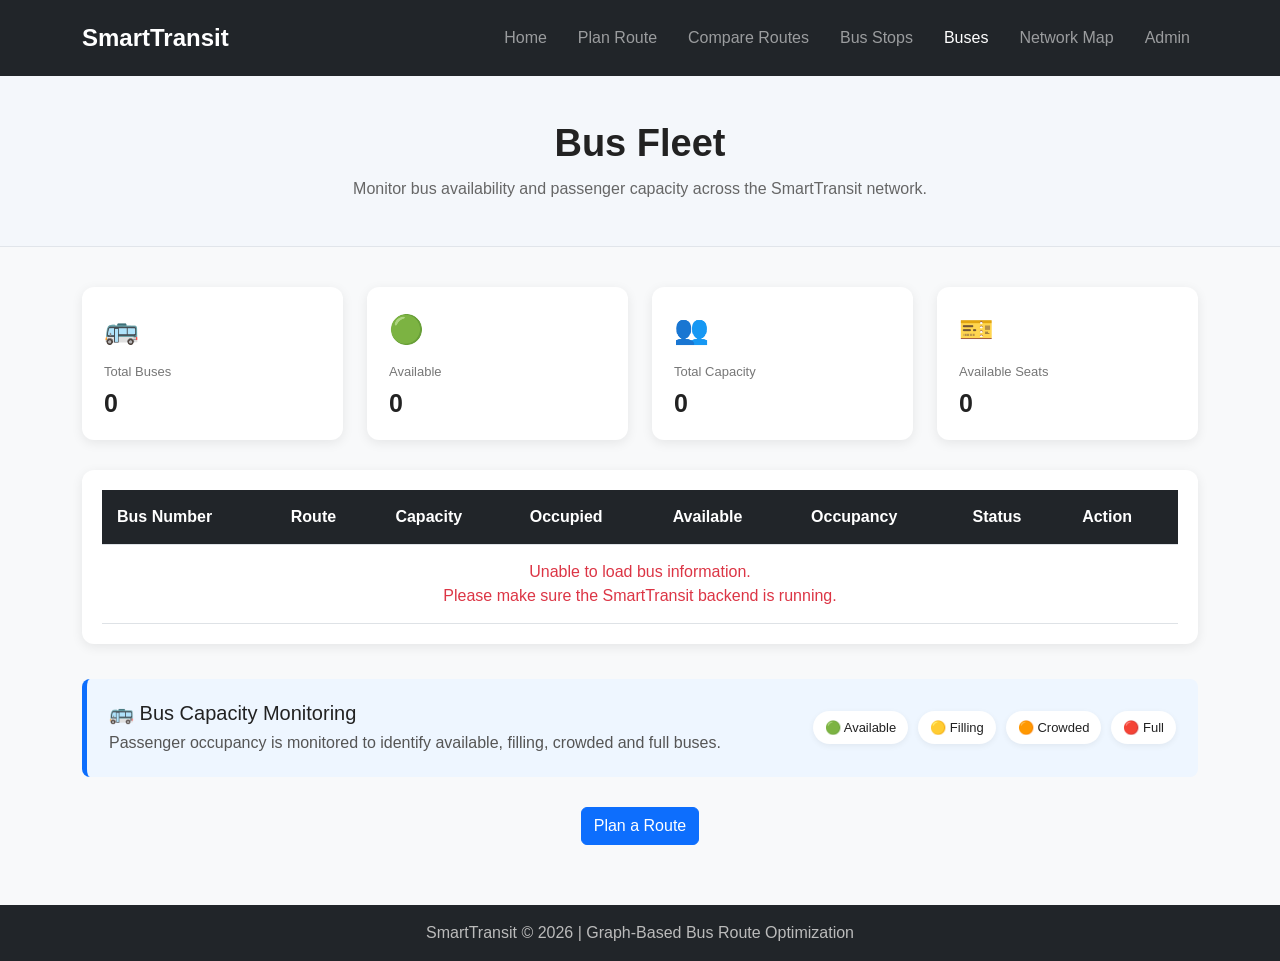
<file: frontend/pages/buses.html>
<!DOCTYPE html>
<html lang="en">

<head>

    <meta charset="UTF-8">

    <meta name="viewport"
          content="width=device-width, initial-scale=1.0">

    <title>Buses - SmartTransit</title>

    <!-- Bootstrap -->
    <link
        href="https://cdn.jsdelivr.net/npm/bootstrap@5.3.3/dist/css/bootstrap.min.css"
        rel="stylesheet">

    <!-- Main CSS -->
    <link rel="stylesheet"
          href="../css/style.css">

    <!-- Buses CSS -->
    <link rel="stylesheet"
          href="../css/buses.css">

</head>

<body>


    <!-- ================= NAVBAR ================= -->

    <nav class="navbar navbar-expand-lg bg-dark navbar-dark">

        <div class="container">

            <a class="navbar-brand fw-bold"
               href="../index.html">

                SmartTransit

            </a>


            <button
                class="navbar-toggler"
                type="button"
                data-bs-toggle="collapse"
                data-bs-target="#navbarNav">

                <span class="navbar-toggler-icon"></span>

            </button>


            <div class="collapse navbar-collapse"
                 id="navbarNav">

                <ul class="navbar-nav ms-auto">

                    <li class="nav-item">

                        <a class="nav-link"
                           href="../index.html">

                            Home

                        </a>

                    </li>


                    <li class="nav-item">

                        <a class="nav-link"
                           href="route-planner.html">

                            Plan Route

                        </a>

                    </li>


                    <li class="nav-item">

                        <a class="nav-link"
                           href="route-comparison.html">

                            Compare Routes

                        </a>

                    </li>


                    <li class="nav-item">

                        <a class="nav-link"
                           href="bus-stops.html">

                            Bus Stops

                        </a>

                    </li>


                    <li class="nav-item">

                        <a class="nav-link active"
                           href="buses.html">

                            Buses

                        </a>

                    </li>


                    <li class="nav-item">

                        <a class="nav-link"
                           href="network-map.html">

                            Network Map

                        </a>

                    </li>
                <li class="nav-item">
    <a class="nav-link" href="admin-login.html">
        Admin
    </a>
</li>

                </ul>

            </div>

        </div>

    </nav>



    <!-- ================= PAGE HEADER ================= -->

    <section class="bus-header">

        <div class="container text-center">

            <h1>Bus Fleet</h1>

            <p>
                Monitor bus availability and passenger
                capacity across the SmartTransit network.
            </p>

        </div>

    </section>



    <!-- ================= BUS SECTION ================= -->

    <section class="bus-section">

        <div class="container">


            <!-- ================= SUMMARY ================= -->

            <div class="row g-4 summary-row">


                <div class="col-md-3">

                    <div class="bus-summary-card">

                        <span class="bus-summary-icon">
                            🚌
                        </span>

                        <small>
                            Total Buses
                        </small>

                        <h3 id="totalBuses">
                            0
                        </h3>

                    </div>

                </div>



                <div class="col-md-3">

                    <div class="bus-summary-card">

                        <span class="bus-summary-icon">
                            🟢
                        </span>

                        <small>
                            Available
                        </small>

                        <h3 id="availableBuses">
                            0
                        </h3>

                    </div>

                </div>



                <div class="col-md-3">

                    <div class="bus-summary-card">

                        <span class="bus-summary-icon">
                            👥
                        </span>

                        <small>
                            Total Capacity
                        </small>

                        <h3 id="totalCapacity">
                            0
                        </h3>

                    </div>

                </div>



                <div class="col-md-3">

                    <div class="bus-summary-card">

                        <span class="bus-summary-icon">
                            🎫
                        </span>

                        <small>
                            Available Seats
                        </small>

                        <h3 id="availableSeats">
                            0
                        </h3>

                    </div>

                </div>

            </div>



            <!-- ================= BUS TABLE ================= -->

            <div class="bus-table-container">

                <div class="table-responsive">

                    <table class="table bus-table">

                        <thead>

                            <tr>

                                <th>
                                    Bus Number
                                </th>

                                <th>
                                    Route
                                </th>

                                <th>
                                    Capacity
                                </th>

                                <th>
                                    Occupied
                                </th>

                                <th>
                                    Available
                                </th>

                                <th>
                                    Occupancy
                                </th>

                                <th>
                                    Status
                                </th>

                                <th>
                                    Action
                                </th>

                            </tr>

                        </thead>


                        <tbody id="busTableBody">

                            <!-- JavaScript will add buses here -->

                        </tbody>

                    </table>

                </div>

            </div>



            <!-- ================= CAPACITY INFO ================= -->

            <div class="capacity-info">

                <div>

                    <h3>
                        🚌 Bus Capacity Monitoring
                    </h3>

                    <p>
                        Passenger occupancy is monitored to
                        identify available, filling, crowded
                        and full buses.
                    </p>

                </div>


                <div class="capacity-status-list">

                    <span>
                        🟢 Available
                    </span>

                    <span>
                        🟡 Filling
                    </span>

                    <span>
                        🟠 Crowded
                    </span>

                    <span>
                        🔴 Full
                    </span>

                </div>

            </div>



            <!-- ================= ACTION ================= -->

            <div class="page-actions">

                <a
                    href="route-planner.html"
                    class="btn btn-primary">

                    Plan a Route

                </a>

            </div>

        </div>

    </section>



    <!-- ================= FOOTER ================= -->

    <footer class="bg-dark text-white text-center py-3">

        <p class="mb-0">

            SmartTransit © 2026 |
            Graph-Based Bus Route Optimization

        </p>

    </footer>



    <!-- Bootstrap JavaScript -->

    <script
        src="https://cdn.jsdelivr.net/npm/bootstrap@5.3.3/dist/js/bootstrap.bundle.min.js">
    </script>

<!-- API JavaScript -->
<script src="../js/api.js"></script>

<!-- Buses JavaScript -->
<script src="../js/buses.js"></script>
    
</body>

</html>
</file>
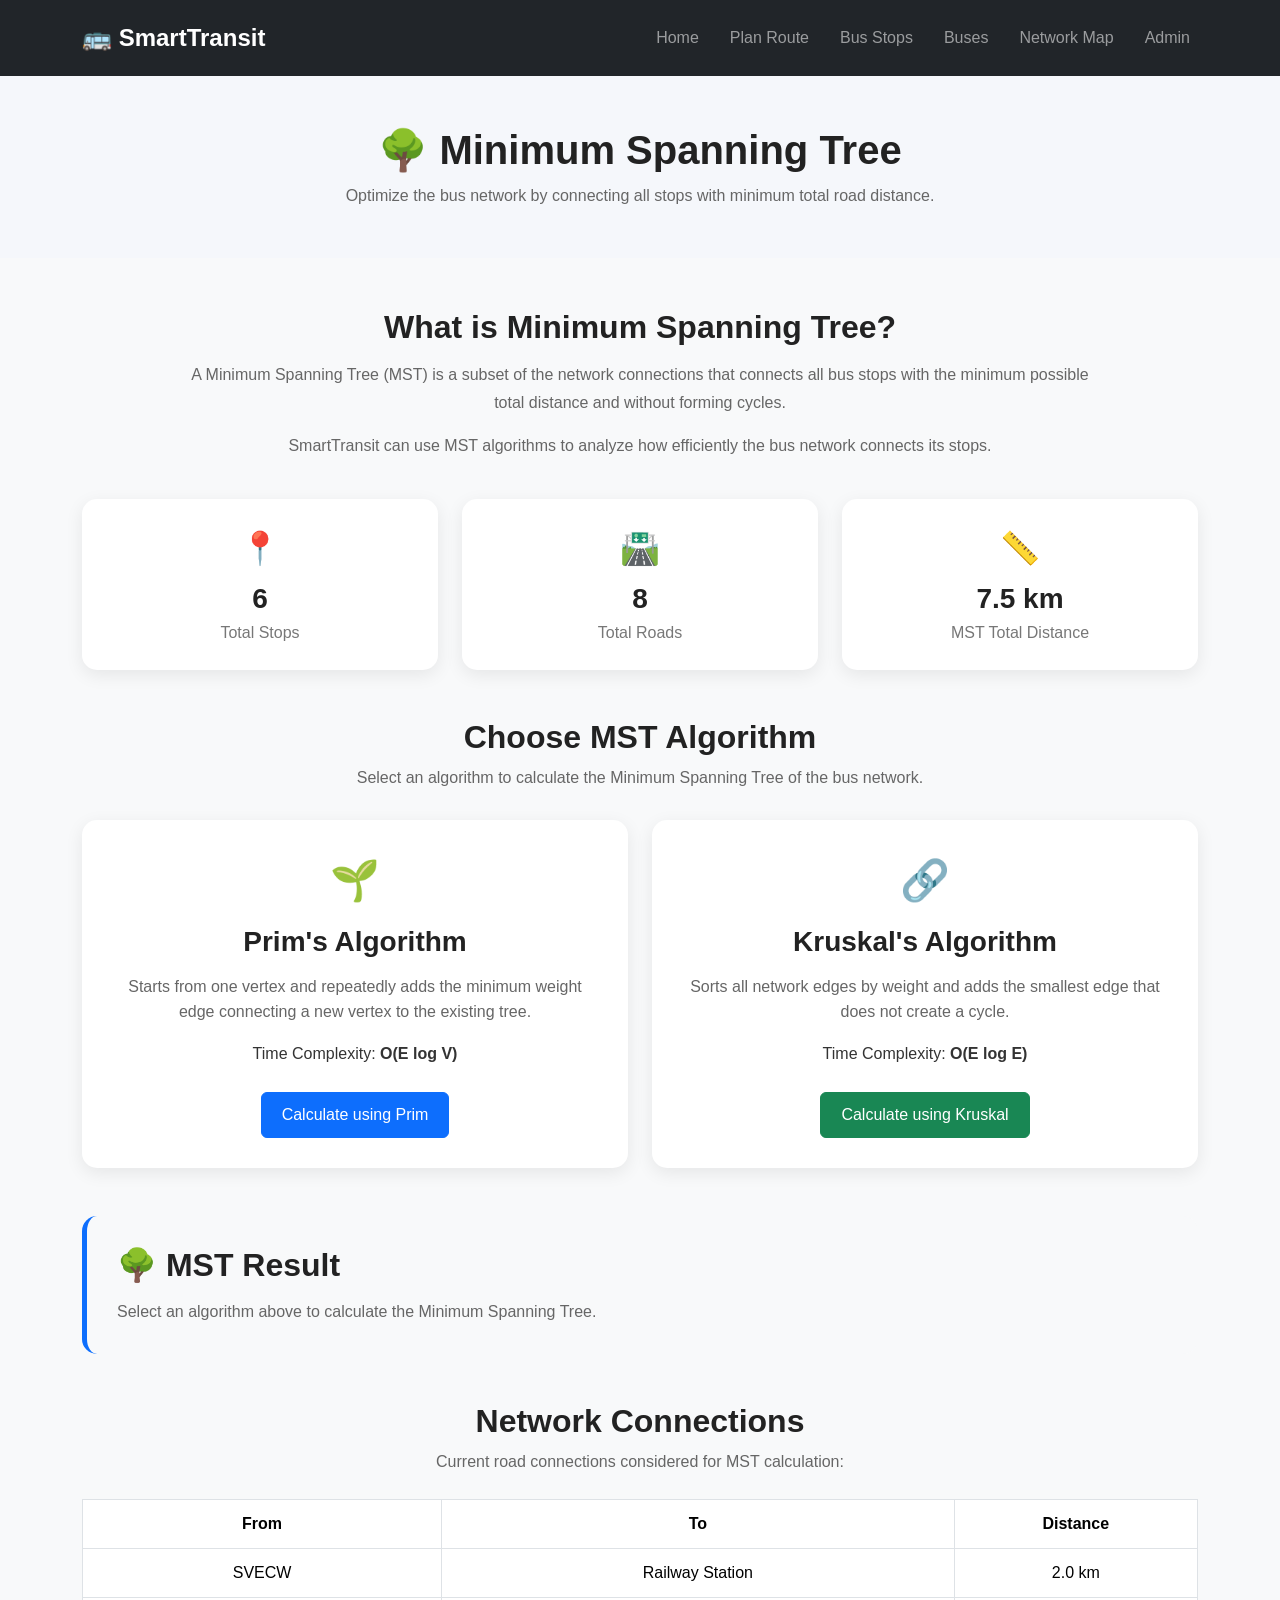
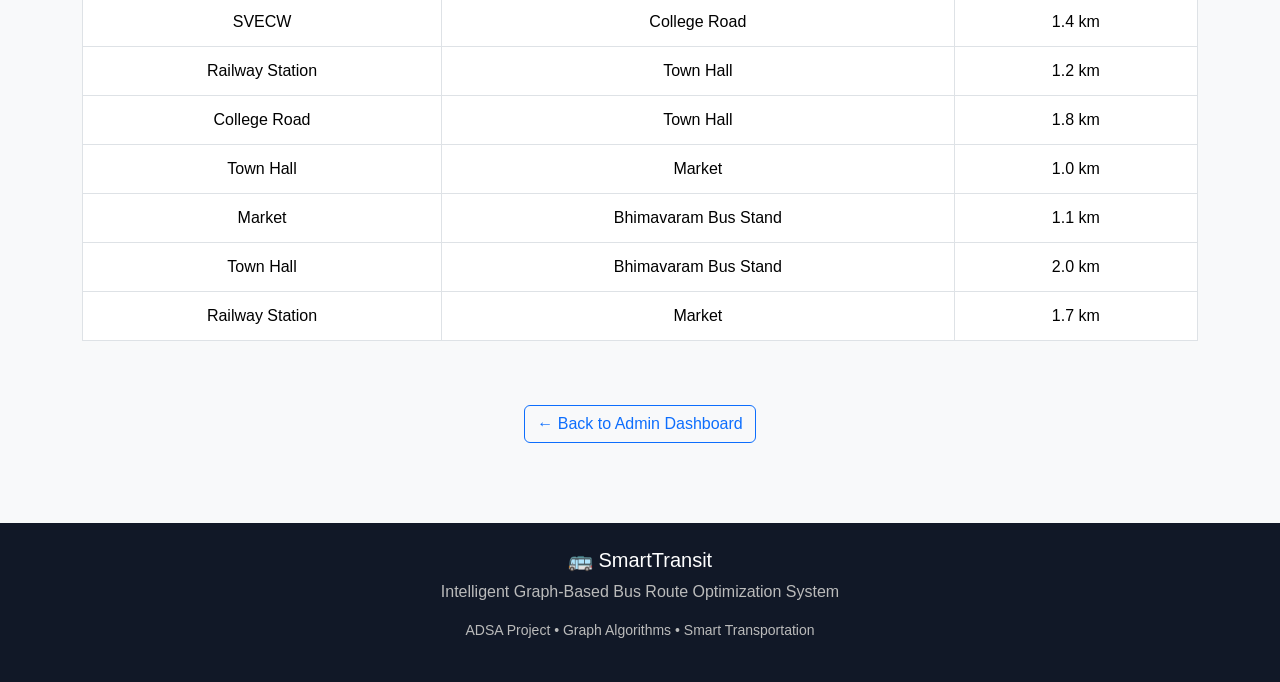
<file: frontend/pages/mst.html>
<!DOCTYPE html>
<html lang="en">

<head>

    <meta charset="UTF-8">

    <meta name="viewport"
          content="width=device-width, initial-scale=1.0">

    <title>Minimum Spanning Tree | SmartTransit</title>

    <!-- Bootstrap -->
    <link
        href="https://cdn.jsdelivr.net/npm/bootstrap@5.3.3/dist/css/bootstrap.min.css"
        rel="stylesheet">

    <!-- Main CSS -->
    <link rel="stylesheet" href="../css/style.css">

    <!-- MST CSS -->
    <link rel="stylesheet" href="../css/mst.css">

</head>


<body>


    <!-- ================= NAVBAR ================= -->

    <nav class="navbar navbar-expand-lg navbar-dark bg-dark">

        <div class="container">

            <a
                class="navbar-brand fw-bold"
                href="../index.html">

                🚌 SmartTransit

            </a>


            <button
                class="navbar-toggler"
                type="button"
                data-bs-toggle="collapse"
                data-bs-target="#navbarMenu">

                <span class="navbar-toggler-icon"></span>

            </button>


            <div
                class="collapse navbar-collapse"
                id="navbarMenu">

                <ul class="navbar-nav ms-auto">

                    <li class="nav-item">

                        <a
                            class="nav-link"
                            href="../index.html">

                            Home

                        </a>

                    </li>


                    <li class="nav-item">

                        <a
                            class="nav-link"
                            href="route-planner.html">

                            Plan Route

                        </a>

                    </li>


                    <li class="nav-item">

                        <a
                            class="nav-link"
                            href="bus-stops.html">

                            Bus Stops

                        </a>

                    </li>


                    <li class="nav-item">

                        <a
                            class="nav-link"
                            href="buses.html">

                            Buses

                        </a>

                    </li>


                    <li class="nav-item">

                        <a
                            class="nav-link"
                            href="network-map.html">

                            Network Map

                        </a>

                    </li>


                    <li class="nav-item">

                        <a
                            class="nav-link"
                            href="admin-login.html">

                            Admin

                        </a>

                    </li>

                </ul>

            </div>

        </div>

    </nav>



    <!-- ================= PAGE HEADER ================= -->

    <section class="page-header">

        <div class="container text-center">

            <h1>🌳 Minimum Spanning Tree</h1>

            <p>
                Optimize the bus network by connecting all
                stops with minimum total road distance.
            </p>

        </div>

    </section>



    <!-- ================= MAIN CONTENT ================= -->

    <section class="mst-section">

        <div class="container">


            <!-- Explanation -->

            <div class="mst-intro">

                <h2>What is Minimum Spanning Tree?</h2>

                <p>
                    A Minimum Spanning Tree (MST) is a subset
                    of the network connections that connects
                    all bus stops with the minimum possible
                    total distance and without forming cycles.
                </p>

                <p>
                    SmartTransit can use MST algorithms to
                    analyze how efficiently the bus network
                    connects its stops.
                </p>

            </div>



            <!-- ================= STAT CARDS ================= -->

            <div class="row g-4 mt-2">


                <div class="col-md-4">

                    <div class="mst-stat-card">

                        <div class="stat-icon">
                            📍
                        </div>

                        <h3 id="mstTotalStops">
                            6
                        </h3>

                        <p>Total Stops</p>

                    </div>

                </div>



                <div class="col-md-4">

                    <div class="mst-stat-card">

                        <div class="stat-icon">
                            🛣️
                        </div>

                        <h3 id="mstTotalRoads">
                            8
                        </h3>

                        <p>Total Roads</p>

                    </div>

                </div>



                <div class="col-md-4">

                    <div class="mst-stat-card">

                        <div class="stat-icon">
                            📏
                        </div>

                        <h3 id="mstTotalDistance">
                            7.5 km
                        </h3>

                        <p>MST Total Distance</p>

                    </div>

                </div>


            </div>



            <!-- ================= ALGORITHM SECTION ================= -->

            <div class="algorithm-section mt-5">

                <h2>Choose MST Algorithm</h2>

                <p>
                    Select an algorithm to calculate the
                    Minimum Spanning Tree of the bus network.
                </p>


                <div class="row g-4">


                    <!-- Prim -->

                    <div class="col-md-6">

                        <div class="algorithm-card">

                            <div class="algorithm-icon">
                                🌱
                            </div>

                            <h3>Prim's Algorithm</h3>

                            <p>
                                Starts from one vertex and
                                repeatedly adds the minimum
                                weight edge connecting a new
                                vertex to the existing tree.
                            </p>

                            <p class="complexity">
                                Time Complexity:
                                <strong>O(E log V)</strong>
                            </p>

                            <button
                                id="primButton"
                                class="btn btn-primary">

                                Calculate using Prim

                            </button>

                        </div>

                    </div>



                    <!-- Kruskal -->

                    <div class="col-md-6">

                        <div class="algorithm-card">

                            <div class="algorithm-icon">
                                🔗
                            </div>

                            <h3>Kruskal's Algorithm</h3>

                            <p>
                                Sorts all network edges by
                                weight and adds the smallest
                                edge that does not create a
                                cycle.
                            </p>

                            <p class="complexity">
                                Time Complexity:
                                <strong>O(E log E)</strong>
                            </p>

                            <button
                                id="kruskalButton"
                                class="btn btn-success">

                                Calculate using Kruskal

                            </button>

                        </div>

                    </div>


                </div>

            </div>



            <!-- ================= RESULT ================= -->

            <div
                id="mstResult"
                class="mst-result mt-5">

                <h2>🌳 MST Result</h2>

                <p>
                    Select an algorithm above to calculate
                    the Minimum Spanning Tree.
                </p>

            </div>



            <!-- ================= NETWORK EDGES ================= -->

            <div class="network-edges mt-5">

                <h2>Network Connections</h2>

                <p>
                    Current road connections considered for
                    MST calculation:
                </p>


                <div class="table-responsive">

                    <table class="table table-bordered">

                        <thead>

                            <tr>

                                <th>From</th>

                                <th>To</th>

                                <th>Distance</th>

                            </tr>

                        </thead>


                        <tbody>

                            <tr>
                                <td>SVECW</td>
                                <td>Railway Station</td>
                                <td>2.0 km</td>
                            </tr>

                            <tr>
                                <td>SVECW</td>
                                <td>College Road</td>
                                <td>1.4 km</td>
                            </tr>

                            <tr>
                                <td>Railway Station</td>
                                <td>Town Hall</td>
                                <td>1.2 km</td>
                            </tr>

                            <tr>
                                <td>College Road</td>
                                <td>Town Hall</td>
                                <td>1.8 km</td>
                            </tr>

                            <tr>
                                <td>Town Hall</td>
                                <td>Market</td>
                                <td>1.0 km</td>
                            </tr>

                            <tr>
                                <td>Market</td>
                                <td>Bhimavaram Bus Stand</td>
                                <td>1.1 km</td>
                            </tr>

                            <tr>
                                <td>Town Hall</td>
                                <td>Bhimavaram Bus Stand</td>
                                <td>2.0 km</td>
                            </tr>

                            <tr>
                                <td>Railway Station</td>
                                <td>Market</td>
                                <td>1.7 km</td>
                            </tr>

                        </tbody>

                    </table>

                </div>

            </div>



            <!-- ================= BACK BUTTON ================= -->

            <div class="text-center mt-5">

                <a
                    href="admin-dashboard.html"
                    class="btn btn-outline-primary">

                    ← Back to Admin Dashboard

                </a>

            </div>


        </div>

    </section>



    <!-- ================= FOOTER ================= -->

    <footer>

        <div class="container text-center">

            <h5>🚌 SmartTransit</h5>

            <p>
                Intelligent Graph-Based Bus Route
                Optimization System
            </p>

            <p class="footer-small">
                ADSA Project • Graph Algorithms •
                Smart Transportation
            </p>

        </div>

    </footer>



    <!-- Bootstrap JavaScript -->

    <script
        src="https://cdn.jsdelivr.net/npm/bootstrap@5.3.3/dist/js/bootstrap.bundle.min.js">
    </script>


    <!-- MST JavaScript -->

    <script src="../js/mst.js"></script>


</body>

</html>
</file>
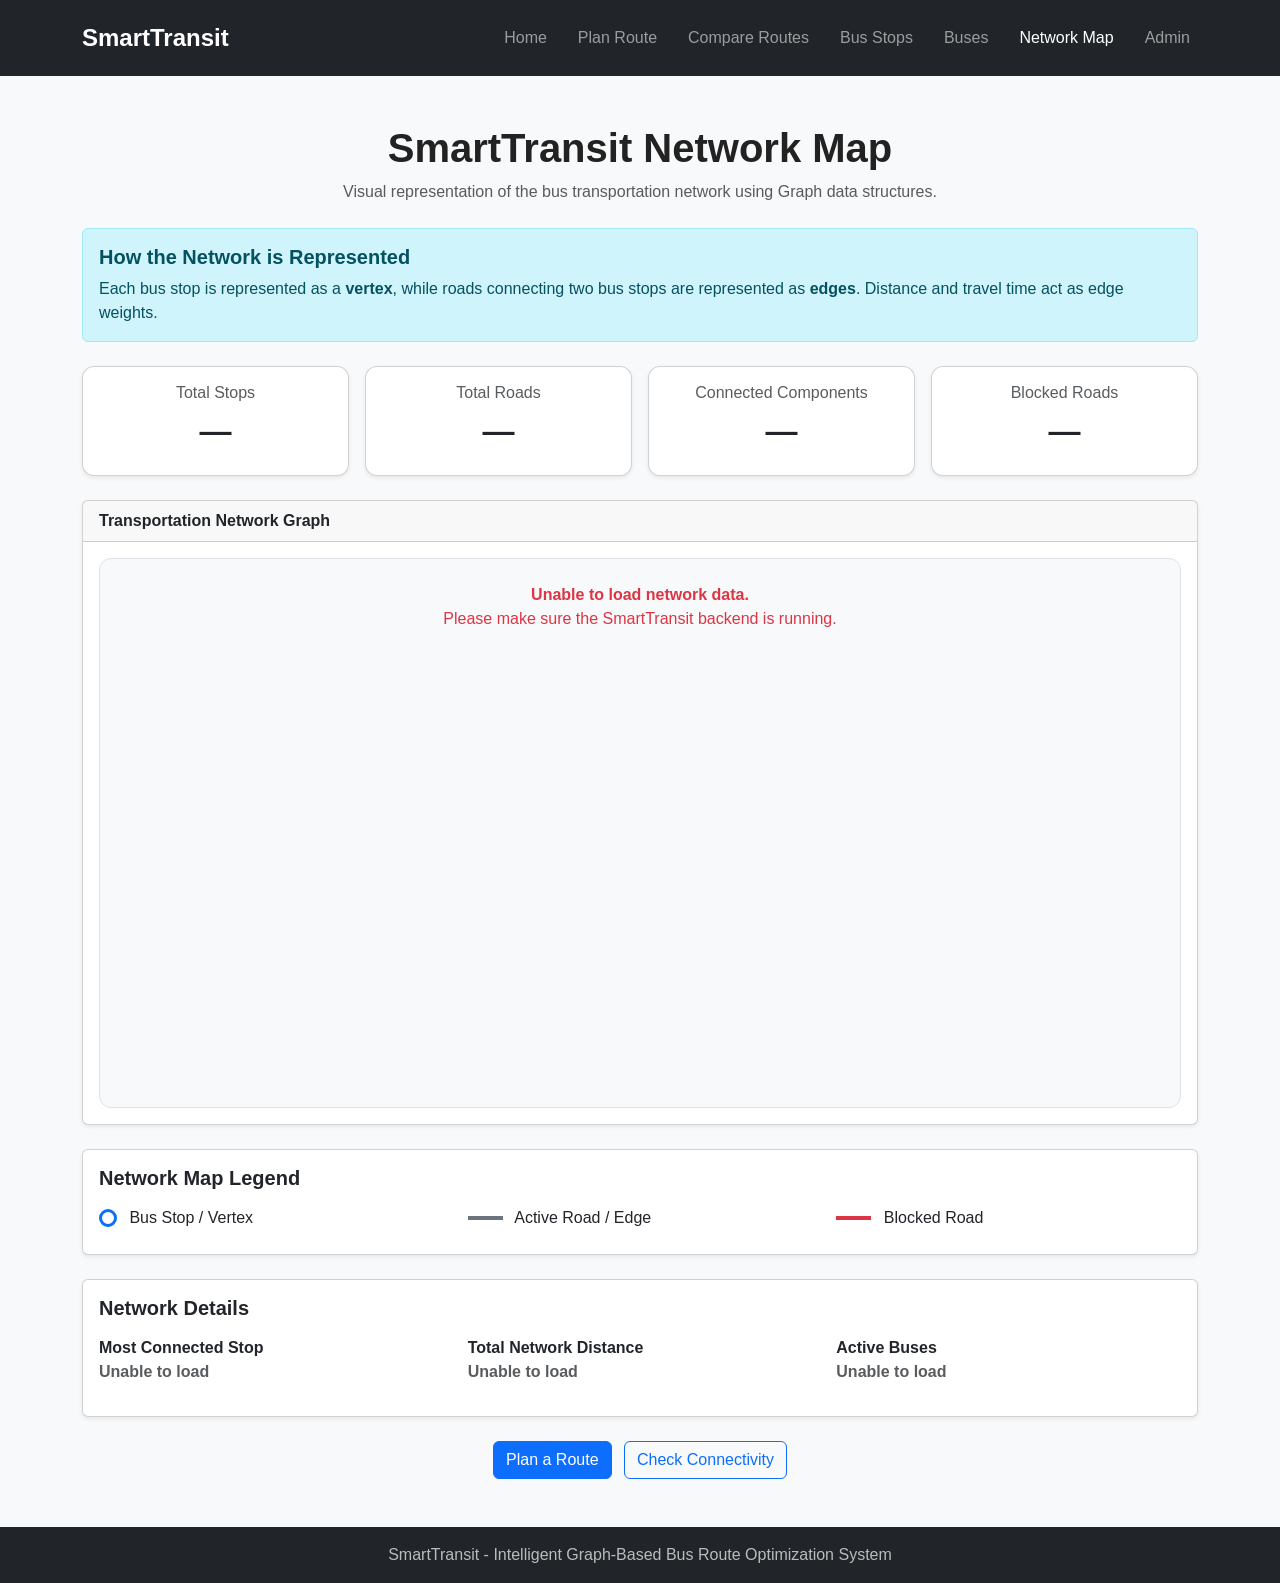
<file: frontend/pages/network-map.html>
<!DOCTYPE html>
<html lang="en">
<head>
    <meta charset="UTF-8">
    <meta name="viewport" content="width=device-width, initial-scale=1.0">

    <title>Network Map - SmartTransit</title>

    <!-- Bootstrap -->
    <link
        href="https://cdn.jsdelivr.net/npm/bootstrap@5.3.3/dist/css/bootstrap.min.css"
        rel="stylesheet"
    >

    <!-- Common CSS -->
    <link rel="stylesheet" href="../css/style.css">

    <!-- Network Map CSS -->
    <link rel="stylesheet" href="../css/map.css">
</head>

<body>

    <!-- ================= NAVBAR ================= -->
    <nav class="navbar navbar-expand-lg bg-dark navbar-dark">
        <div class="container">

            <a class="navbar-brand fw-bold" href="../index.html">
                SmartTransit
            </a>

            <button
                class="navbar-toggler"
                type="button"
                data-bs-toggle="collapse"
                data-bs-target="#navbarMenu"
            >
                <span class="navbar-toggler-icon"></span>
            </button>

            <div class="collapse navbar-collapse" id="navbarMenu">

                <ul class="navbar-nav ms-auto">

                    <li class="nav-item">
                        <a class="nav-link" href="../index.html">
                            Home
                        </a>
                    </li>

                    <li class="nav-item">
                        <a class="nav-link" href="route-planner.html">
                            Plan Route
                        </a>
                    </li>

                    <li class="nav-item">
                        <a class="nav-link" href="route-comparison.html">
                            Compare Routes
                        </a>
                    </li>

                    <li class="nav-item">
                        <a class="nav-link" href="bus-stops.html">
                            Bus Stops
                        </a>
                    </li>

                    <li class="nav-item">
                        <a class="nav-link" href="buses.html">
                            Buses
                        </a>
                    </li>

                    <li class="nav-item">
                        <a class="nav-link active" href="network-map.html">
                            Network Map
                        </a>
                    </li>
                  <li class="nav-item">
    <a class="nav-link" href="admin-login.html">
        Admin
    </a>
</li>

                </ul>

            </div>
        </div>
    </nav>


    <!-- ================= MAIN CONTENT ================= -->
    <main class="container my-5">

        <!-- Page Heading -->
        <div class="text-center mb-4">

            <h1 class="fw-bold">
                SmartTransit Network Map
            </h1>

            <p class="text-muted">
                Visual representation of the bus transportation network
                using Graph data structures.
            </p>

        </div>


        <!-- ================= GRAPH EXPLANATION ================= -->
        <div class="alert alert-info mb-4">

            <h5 class="fw-bold">
                How the Network is Represented
            </h5>

            <p class="mb-0">
                Each bus stop is represented as a
                <strong>vertex</strong>, while roads connecting two
                bus stops are represented as
                <strong>edges</strong>.
                Distance and travel time act as edge weights.
            </p>

        </div>


        <!-- ================= NETWORK ANALYTICS ================= -->
        <div class="row g-3 mb-4">

            <!-- Total Stops -->
            <div class="col-md-3">
                <div class="card text-center shadow-sm analytics-card">

                    <div class="card-body">

                        <h6 class="text-muted">
                            Total Stops
                        </h6>

                        <h2 id="mapTotalStops">
                            0
                        </h2>

                    </div>

                </div>
            </div>


            <!-- Total Connections -->
            <div class="col-md-3">
                <div class="card text-center shadow-sm analytics-card">

                    <div class="card-body">

                        <h6 class="text-muted">
                            Total Roads
                        </h6>

                        <h2 id="mapTotalConnections">
                            0
                        </h2>

                    </div>

                </div>
            </div>


            <!-- Connected Components -->
            <div class="col-md-3">
                <div class="card text-center shadow-sm analytics-card">

                    <div class="card-body">

                        <h6 class="text-muted">
                            Connected Components
                        </h6>

                        <h2 id="mapComponents">
                            0
                        </h2>

                    </div>

                </div>
            </div>


            <!-- Blocked Roads -->
            <div class="col-md-3">
                <div class="card text-center shadow-sm analytics-card">

                    <div class="card-body">

                        <h6 class="text-muted">
                            Blocked Roads
                        </h6>

                        <h2 id="mapBlockedRoads">
                            0
                        </h2>

                    </div>

                </div>
            </div>

        </div>


        <!-- ================= GRAPH AREA ================= -->
        <div class="card shadow-sm mb-4">

            <div class="card-header fw-bold">
                Transportation Network Graph
            </div>

            <div class="card-body">

                <!-- Graph Container -->
                <div id="networkGraph">

                    <!-- SVG will contain graph edges -->
                    <svg id="networkSvg"></svg>

                    <!-- Graph nodes will be created using JavaScript -->

                </div>

            </div>

        </div>


        <!-- ================= LEGEND ================= -->
        <div class="card shadow-sm mb-4">

            <div class="card-body">

                <h5 class="fw-bold mb-3">
                    Network Map Legend
                </h5>

                <div class="row">

                    <div class="col-md-4 mb-2">
                        <span class="legend-node"></span>
                        Bus Stop / Vertex
                    </div>

                    <div class="col-md-4 mb-2">
                        <span class="legend-road"></span>
                        Active Road / Edge
                    </div>

                    <div class="col-md-4 mb-2">
                        <span class="legend-blocked"></span>
                        Blocked Road
                    </div>

                </div>

            </div>

        </div>


        <!-- ================= NETWORK DETAILS ================= -->
        <div class="card shadow-sm mb-4">

            <div class="card-body">

                <h5 class="fw-bold mb-3">
                    Network Details
                </h5>

                <div class="row">

                    <div class="col-md-4 mb-3">
                        <strong>Most Connected Stop</strong>
                        <p id="mostConnectedStop" class="text-muted mb-0">
                            Loading...
                        </p>
                    </div>

                    <div class="col-md-4 mb-3">
                        <strong>Total Network Distance</strong>
                        <p id="networkDistance" class="text-muted mb-0">
                            Loading...
                        </p>
                    </div>

                    <div class="col-md-4 mb-3">
                        <strong>Active Buses</strong>
                        <p id="activeBuses" class="text-muted mb-0">
                            Loading...
                        </p>
                    </div>

                </div>

            </div>

        </div>


        <!-- ================= BUTTONS ================= -->
        <div class="text-center">

            <a
                href="route-planner.html"
                class="btn btn-primary me-2"
            >
                Plan a Route
            </a>

            <button
                class="btn btn-outline-primary"
                id="connectivityButton"
            >
                Check Connectivity
            </button>

        </div>

    </main>


    <!-- ================= FOOTER ================= -->
    <footer class="bg-dark text-white text-center py-3 mt-5">

        <p class="mb-0">
            SmartTransit - Intelligent Graph-Based Bus Route Optimization System
        </p>

    </footer>


    <!-- Bootstrap JavaScript -->
    <script
        src="https://cdn.jsdelivr.net/npm/bootstrap@5.3.3/dist/js/bootstrap.bundle.min.js">
    </script>

    <!-- API JavaScript -->
<script src="../js/api.js"></script>

<!-- Network Map JavaScript -->
<script src="../js/network-map.js"></script>
</body>
</html>
</file>
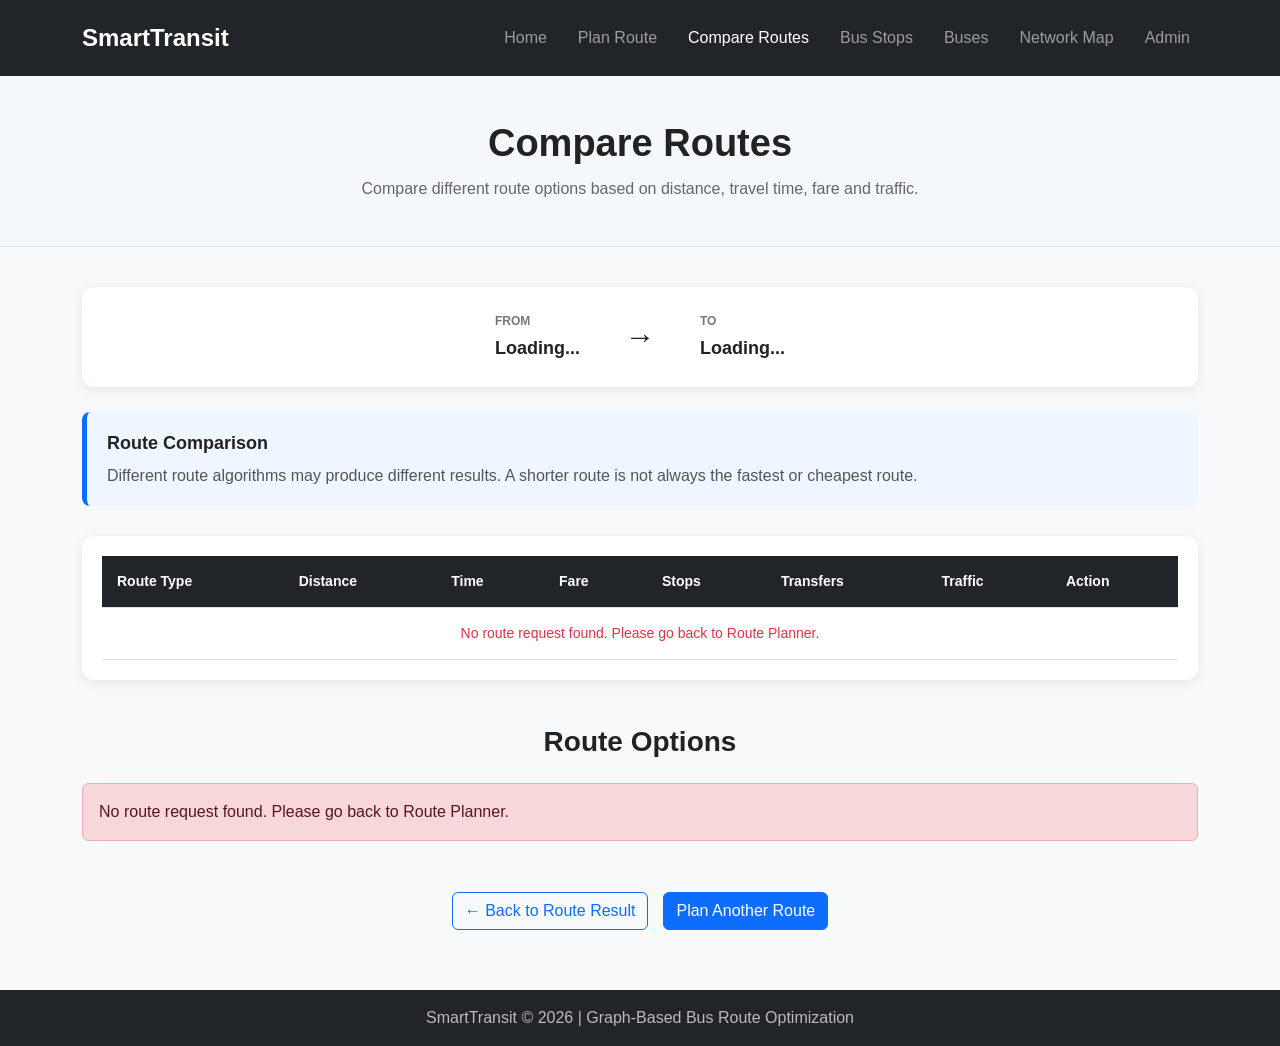
<file: frontend/pages/route-comparison.html>
<!DOCTYPE html>
<html lang="en">

<head>

    <meta charset="UTF-8">

    <meta name="viewport"
          content="width=device-width, initial-scale=1.0">

    <title>Compare Routes - SmartTransit</title>

    <!-- Bootstrap -->
    <link
        href="https://cdn.jsdelivr.net/npm/bootstrap@5.3.3/dist/css/bootstrap.min.css"
        rel="stylesheet">

    <!-- Main CSS -->
    <link rel="stylesheet"
          href="../css/style.css">

    <!-- Comparison CSS -->
    <link rel="stylesheet"
          href="../css/comparison.css">

</head>

<body>

    <!-- ================= NAVBAR ================= -->

    <nav class="navbar navbar-expand-lg bg-dark navbar-dark">

        <div class="container">

            <a class="navbar-brand fw-bold"
               href="../index.html">
                SmartTransit
            </a>

            <button
                class="navbar-toggler"
                type="button"
                data-bs-toggle="collapse"
                data-bs-target="#navbarNav">

                <span class="navbar-toggler-icon"></span>

            </button>

            <div class="collapse navbar-collapse"
                 id="navbarNav">

                <ul class="navbar-nav ms-auto">

                    <li class="nav-item">
                        <a class="nav-link"
                           href="../index.html">
                            Home
                        </a>
                    </li>

                    <li class="nav-item">
                        <a class="nav-link"
                           href="route-planner.html">
                            Plan Route
                        </a>
                    </li>

                    <li class="nav-item">
                        <a class="nav-link active"
                           href="route-comparison.html">
                            Compare Routes
                        </a>
                    </li>

                    <li class="nav-item">
                        <a class="nav-link"
                           href="bus-stops.html">
                            Bus Stops
                        </a>
                    </li>

                    <li class="nav-item">
                        <a class="nav-link"
                           href="buses.html">
                            Buses
                        </a>
                    </li>

                    <li class="nav-item">
                        <a class="nav-link"
                           href="network-map.html">
                            Network Map
                        </a>
                    </li>

                    <li class="nav-item">
                        <a
                            class="nav-link"
                            href="admin-login.html">
                            Admin
                        </a>
                    </li>

                </ul>

            </div>

        </div>

    </nav>


    <!-- ================= PAGE HEADER ================= -->

    <section class="comparison-header">

        <div class="container text-center">

            <h1>Compare Routes</h1>

            <p>
                Compare different route options based on
                distance, travel time, fare and traffic.
            </p>

        </div>

    </section>


    <!-- ================= JOURNEY SUMMARY ================= -->

    <section class="comparison-section">

        <div class="container">

            <div class="journey-summary">

                <div>

                    <small>FROM</small>

                    <strong id="comparisonSource">
                        Loading...
                    </strong>

                </div>


                <div class="journey-arrow">
                    →
                </div>


                <div>

                    <small>TO</small>

                    <strong id="comparisonDestination">
                        Loading...
                    </strong>

                </div>

            </div>


            <!-- ================= INFORMATION ================= -->

            <div class="info-box">

                <strong>Route Comparison</strong>

                <p>
                    Different route algorithms may produce
                    different results. A shorter route is not
                    always the fastest or cheapest route.
                </p>

            </div>


            <!-- ================= COMPARISON TABLE ================= -->

            <div class="table-container">

                <div class="table-responsive">

                    <table class="table comparison-table">

                        <thead>

                            <tr>

                                <th>Route Type</th>

                                <th>Distance</th>

                                <th>Time</th>

                                <th>Fare</th>

                                <th>Stops</th>

                                <th>Transfers</th>

                                <th>Traffic</th>

                                <th>Action</th>

                            </tr>

                        </thead>


                        <tbody id="comparisonTableBody">

                            <!-- JavaScript will insert route data here -->

                        </tbody>

                    </table>

                </div>

            </div>


            <!-- ================= ROUTE CARDS ================= -->

            <h2 class="section-title">
                Route Options
            </h2>


            <div
                class="row g-4"
                id="routeCards">

                <!-- JavaScript will create route cards here -->

            </div>


            <!-- ================= BACK BUTTON ================= -->

            <div class="comparison-actions">

                <a
                    href="route-result.html"
                    class="btn btn-outline-primary">

                    ← Back to Route Result

                </a>


                <a
                    href="route-planner.html"
                    class="btn btn-primary">

                    Plan Another Route

                </a>

            </div>

        </div>

    </section>


    <!-- ================= FOOTER ================= -->

    <footer class="bg-dark text-white text-center py-3">

        <p class="mb-0">
            SmartTransit © 2026 | Graph-Based Bus Route Optimization
        </p>

    </footer>


    <!-- ================= BOOTSTRAP JAVASCRIPT ================= -->

    <script
        src="https://cdn.jsdelivr.net/npm/bootstrap@5.3.3/dist/js/bootstrap.bundle.min.js">
    </script>


    <!-- ================= API JAVASCRIPT ================= -->

    <script src="../js/api.js"></script>


    <!-- ================= COMPARISON JAVASCRIPT ================= -->

    <script src="../js/route-comparison.js"></script>


</body>

</html>
</file>
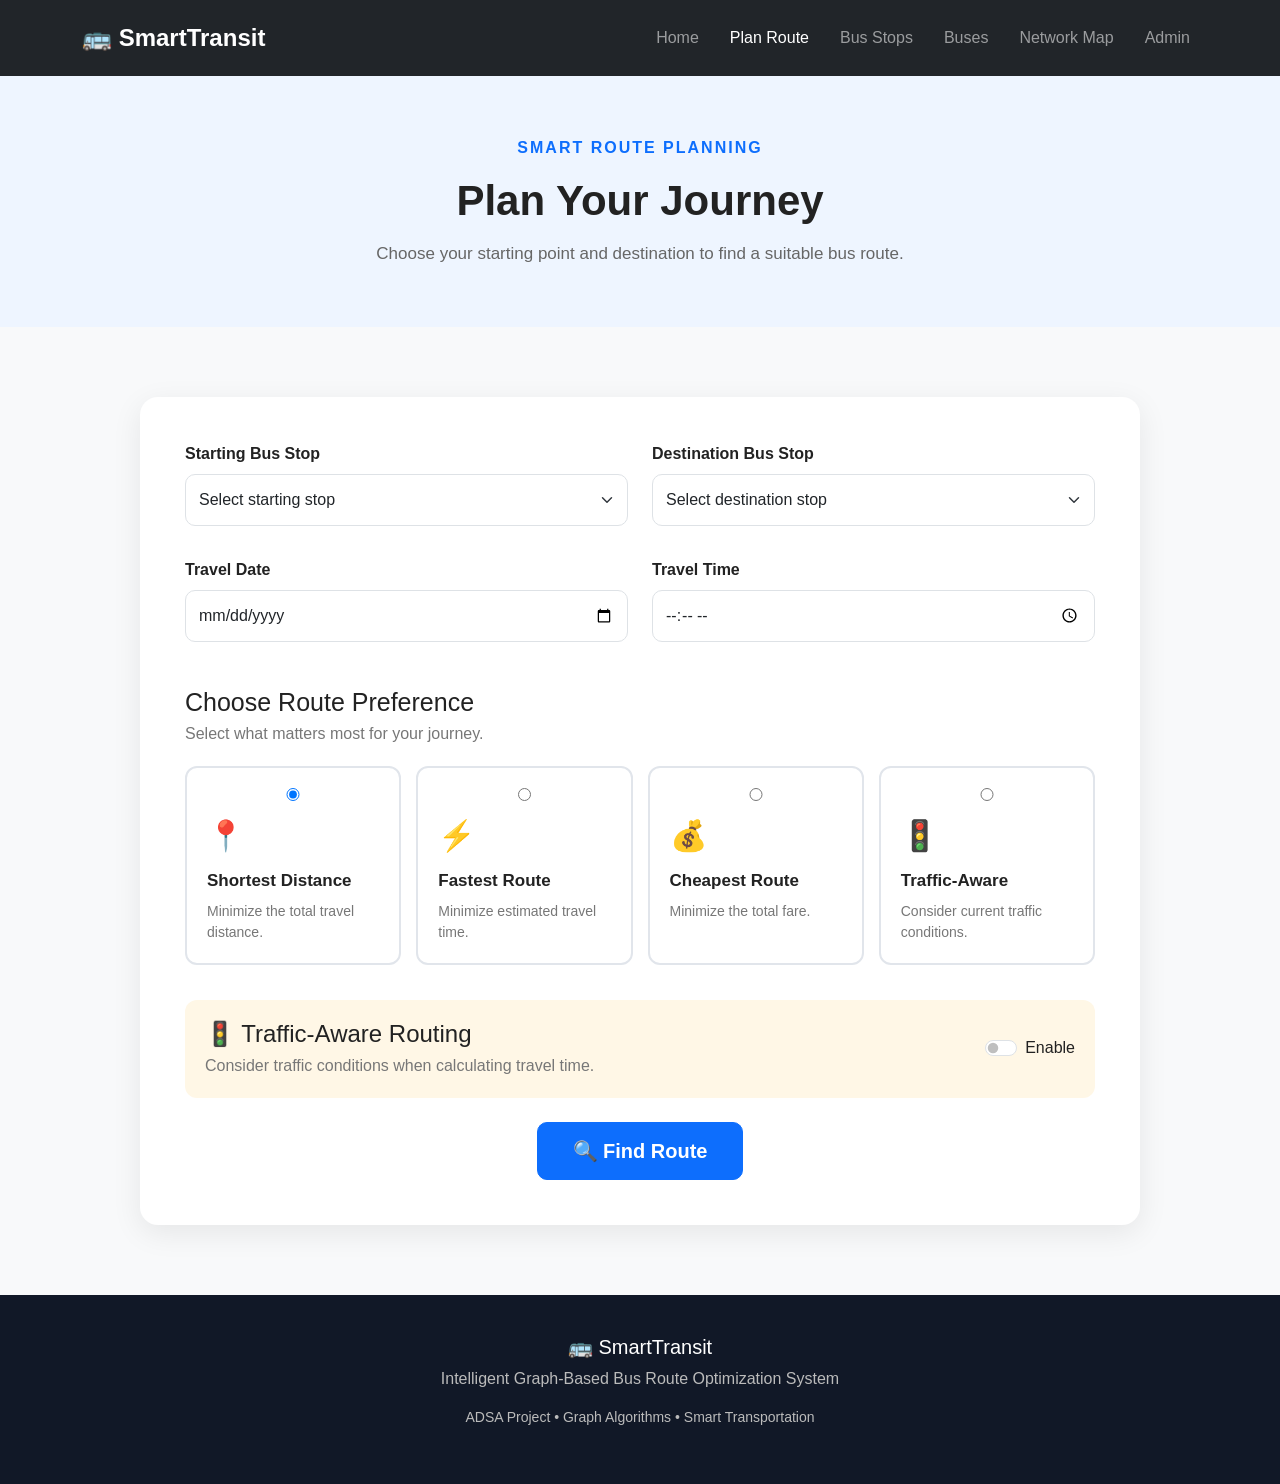
<file: frontend/pages/route-planner.html>
<!DOCTYPE html>
<html lang="en">

<head>

    <meta charset="UTF-8">

    <meta name="viewport" content="width=device-width, initial-scale=1.0">

    <title>Plan Your Route | SmartTransit</title>

    <!-- Bootstrap -->
    <link
        href="https://cdn.jsdelivr.net/npm/bootstrap@5.3.3/dist/css/bootstrap.min.css"
        rel="stylesheet">

    <!-- Main CSS -->
    <link rel="stylesheet" href="../css/style.css">

    <!-- Planner CSS -->
    <link rel="stylesheet" href="../css/planner.css">

</head>


<body>


    <!-- ================= NAVBAR ================= -->

    <nav class="navbar navbar-expand-lg navbar-dark bg-dark">

        <div class="container">

            <a class="navbar-brand fw-bold" href="../index.html">
                🚌 SmartTransit
            </a>


            <button
                class="navbar-toggler"
                type="button"
                data-bs-toggle="collapse"
                data-bs-target="#navbarMenu">

                <span class="navbar-toggler-icon"></span>

            </button>


            <div class="collapse navbar-collapse" id="navbarMenu">

                <ul class="navbar-nav ms-auto">

                    <li class="nav-item">
                        <a
                            class="nav-link"
                            href="../index.html">
                            Home
                        </a>
                    </li>

                    <li class="nav-item">
                        <a
                            class="nav-link active"
                            href="route-planner.html">
                            Plan Route
                        </a>
                    </li>

                    <li class="nav-item">
                        <a
                            class="nav-link"
                            href="bus-stops.html">
                            Bus Stops
                        </a>
                    </li>

                    <li class="nav-item">
                        <a
                            class="nav-link"
                            href="buses.html">
                            Buses
                        </a>
                    </li>

                    <li class="nav-item">
                        <a
                            class="nav-link"
                            href="network-map.html">
                            Network Map
                        </a>
                    </li>
                   <li class="nav-item">

    <a class="nav-link"
       href="admin-login.html">

        Admin

    </a>

</li>

                </ul>

            </div>

        </div>

    </nav>



    <!-- ================= PAGE HEADER ================= -->

    <section class="planner-header">

        <div class="container text-center">

            <p>SMART ROUTE PLANNING</p>

            <h1>Plan Your Journey</h1>

            <span>
                Choose your starting point and destination
                to find a suitable bus route.
            </span>

        </div>

    </section>



    <!-- ================= ROUTE PLANNER ================= -->

    <section class="planner-section">

        <div class="container">

            <div class="planner-card">


                <!-- ================= FROM / TO ================= -->

                <div class="row g-4">


                    <!-- FROM -->

                    <div class="col-md-6">

                        <label for="source" class="form-label">
                            Starting Bus Stop
                        </label>

                        <select
                            id="source"
                            class="form-select">

                            <option value="">
                                Select starting stop
                            </option>

                            <option value="SVECW">
                                SVECW
                            </option>

                            <option value="Railway Station">
                                Railway Station
                            </option>

                            <option value="Town Hall">
                                Town Hall
                            </option>

                            <option value="Market">
                                Market
                            </option>

                            <option value="Bhimavaram Bus Stand">
                                Bhimavaram Bus Stand
                            </option>

                        </select>

                    </div>



                    <!-- TO -->

                    <div class="col-md-6">

                        <label for="destination" class="form-label">
                            Destination Bus Stop
                        </label>

                        <select
                            id="destination"
                            class="form-select">

                            <option value="">
                                Select destination stop
                            </option>

                            <option value="SVECW">
                                SVECW
                            </option>

                            <option value="Railway Station">
                                Railway Station
                            </option>

                            <option value="Town Hall">
                                Town Hall
                            </option>

                            <option value="Market">
                                Market
                            </option>

                            <option value="Bhimavaram Bus Stand">
                                Bhimavaram Bus Stand
                            </option>

                        </select>

                    </div>

                </div>



                <!-- ================= DATE / TIME ================= -->

                <div class="row g-4 mt-2">


                    <div class="col-md-6">

                        <label
                            for="travelDate"
                            class="form-label">

                            Travel Date

                        </label>

                        <input
                            type="date"
                            id="travelDate"
                            class="form-control">

                    </div>


                    <div class="col-md-6">

                        <label
                            for="travelTime"
                            class="form-label">

                            Travel Time

                        </label>

                        <input
                            type="time"
                            id="travelTime"
                            class="form-control">

                    </div>

                </div>



                <!-- ================= ROUTE PREFERENCE ================= -->

                <div class="route-preference">

                    <h3>
                        Choose Route Preference
                    </h3>

                    <p>
                        Select what matters most for your journey.
                    </p>


                    <div class="preference-grid">


                        <!-- SHORTEST -->

                        <label class="preference-card">

                            <input
                                type="radio"
                                name="routePreference"
                                value="shortest"
                                checked>

                            <span class="preference-icon">
                                📍
                            </span>

                            <span class="preference-title">
                                Shortest Distance
                            </span>

                            <span class="preference-description">
                                Minimize the total travel distance.
                            </span>

                        </label>



                        <!-- FASTEST -->

                        <label class="preference-card">

                            <input
                                type="radio"
                                name="routePreference"
                                value="fastest">

                            <span class="preference-icon">
                                ⚡
                            </span>

                            <span class="preference-title">
                                Fastest Route
                            </span>

                            <span class="preference-description">
                                Minimize estimated travel time.
                            </span>

                        </label>



                        <!-- CHEAPEST -->

                        <label class="preference-card">

                            <input
                                type="radio"
                                name="routePreference"
                                value="cheapest">

                            <span class="preference-icon">
                                💰
                            </span>

                            <span class="preference-title">
                                Cheapest Route
                            </span>

                            <span class="preference-description">
                                Minimize the total fare.
                            </span>

                        </label>



                        <!-- TRAFFIC -->

                        <label class="preference-card">

                            <input
                                type="radio"
                                name="routePreference"
                                value="traffic">

                            <span class="preference-icon">
                                🚦
                            </span>

                            <span class="preference-title">
                                Traffic-Aware
                            </span>

                            <span class="preference-description">
                                Consider current traffic conditions.
                            </span>

                        </label>

                    </div>

                </div>



                <!-- ================= TRAFFIC MODE ================= -->

                <div class="traffic-box">

                    <div>

                        <h4>
                            🚦 Traffic-Aware Routing
                        </h4>

                        <p>
                            Consider traffic conditions when
                            calculating travel time.
                        </p>

                    </div>


                    <div class="form-check form-switch">

                        <input
                            class="form-check-input"
                            type="checkbox"
                            id="trafficMode">

                        <label
                            class="form-check-label"
                            for="trafficMode">

                            Enable

                        </label>

                    </div>

                </div>



                <!-- ================= ERROR MESSAGE ================= -->

                <div
                    id="errorMessage"
                    class="alert alert-danger d-none">

                    Please select both starting point
                    and destination.

                </div>



                <!-- ================= BUTTON ================= -->

                <div class="text-center mt-4">

                    <button
                        type="button"
                        id="findRouteButton"
                        class="btn btn-primary btn-lg">

                        🔍 Find Route

                    </button>

                </div>


            </div>

        </div>

    </section>



    <!-- ================= FOOTER ================= -->

    <footer>

        <div class="container text-center">

            <h5>🚌 SmartTransit</h5>

            <p>
                Intelligent Graph-Based Bus Route
                Optimization System
            </p>

            <p class="footer-small">
                ADSA Project • Graph Algorithms •
                Smart Transportation
            </p>

        </div>

    </footer>



    <!-- Bootstrap JavaScript -->

    <script
        src="https://cdn.jsdelivr.net/npm/bootstrap@5.3.3/dist/js/bootstrap.bundle.min.js">
    </script>


    <!-- Planner JavaScript -->

   <script src="../js/api.js"></script>
<script src="../js/route-planner.js"></script>

</body>

</html>
</file>
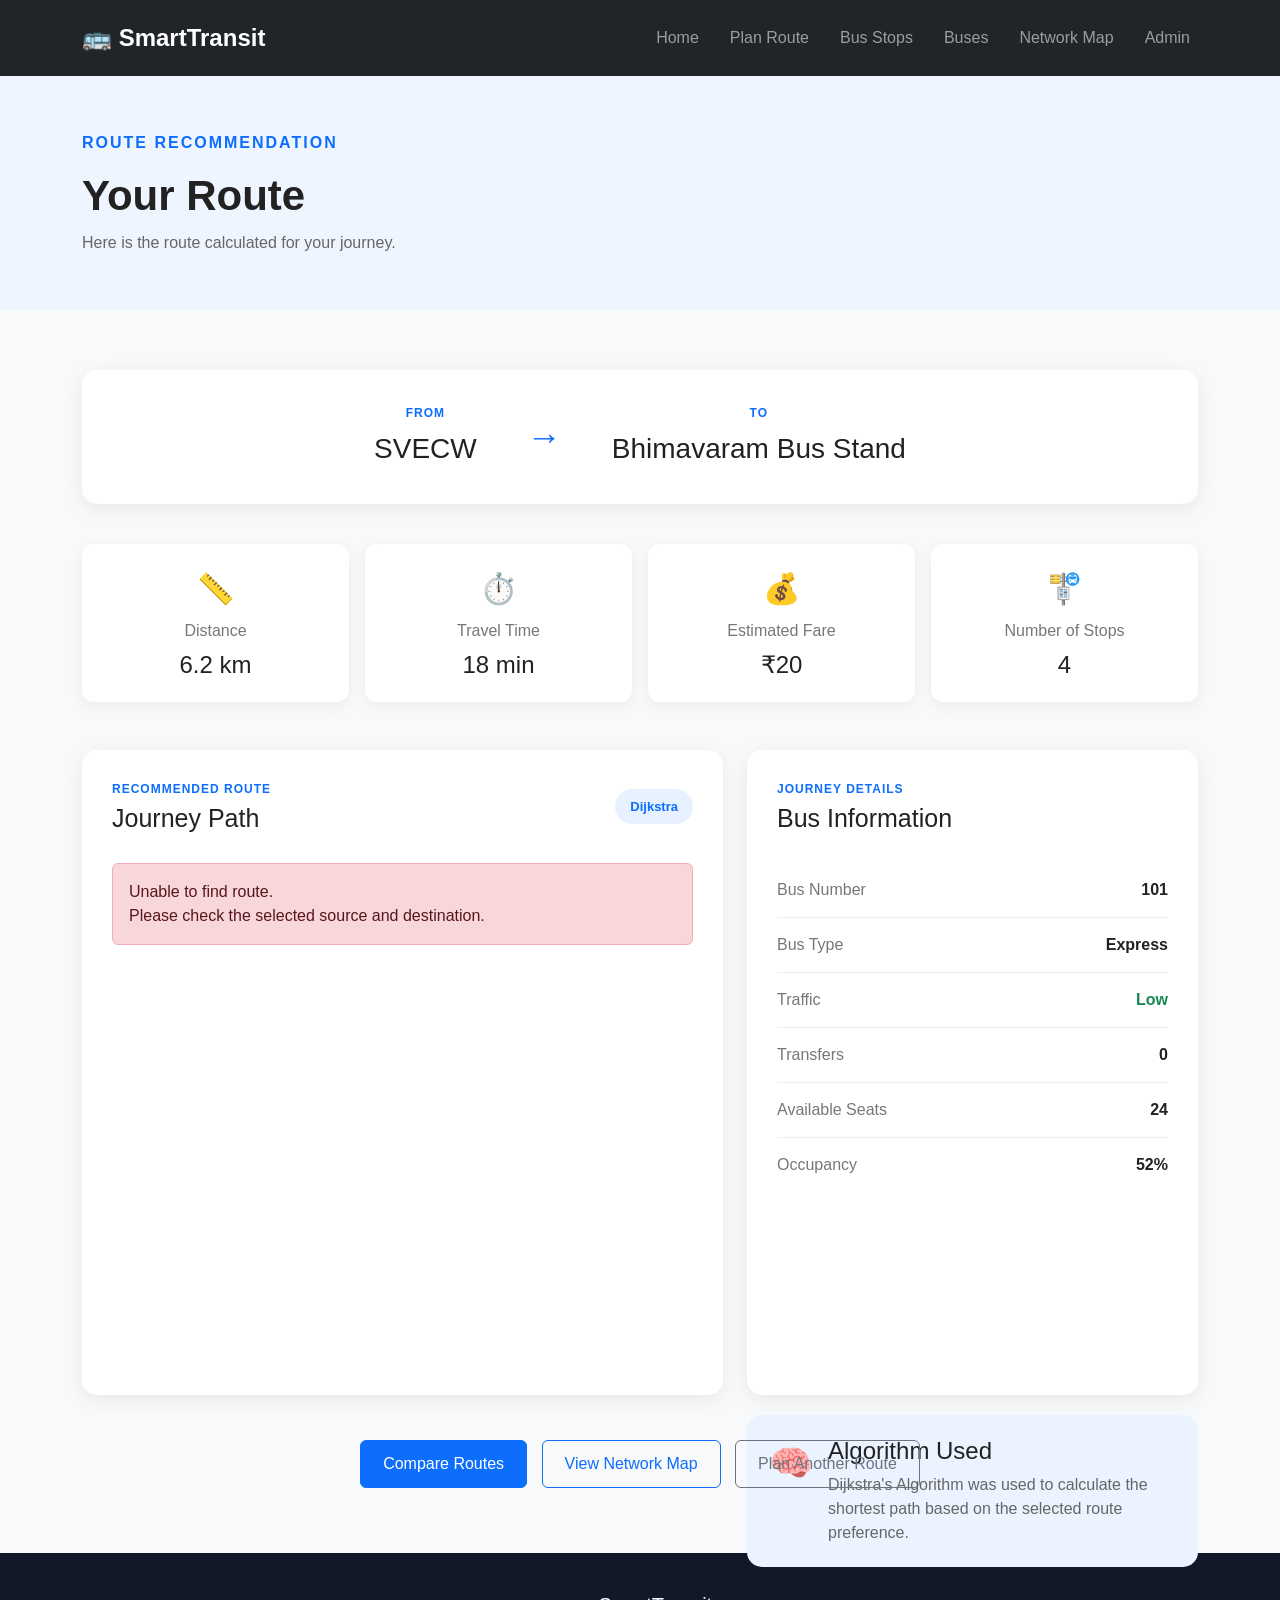
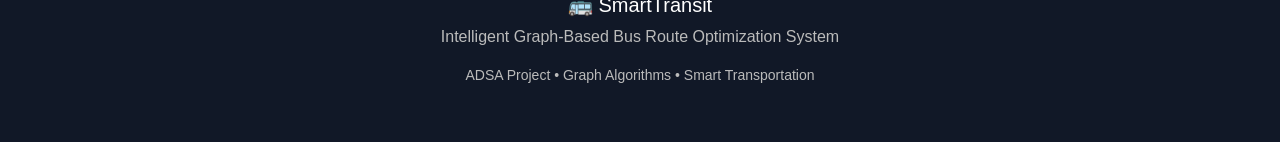
<file: frontend/pages/route-result.html>
<!DOCTYPE html>
<html lang="en">

<head>

    <meta charset="UTF-8">

    <meta name="viewport" content="width=device-width, initial-scale=1.0">

    <title>Route Result | SmartTransit</title>

    <!-- Bootstrap -->
    <link
        href="https://cdn.jsdelivr.net/npm/bootstrap@5.3.3/dist/css/bootstrap.min.css"
        rel="stylesheet">

    <!-- Main CSS -->
    <link rel="stylesheet" href="../css/style.css">

    <!-- Result CSS -->
    <link rel="stylesheet" href="../css/result.css">

</head>


<body>


    <!-- ================= NAVBAR ================= -->

    <nav class="navbar navbar-expand-lg navbar-dark bg-dark">

        <div class="container">

            <a class="navbar-brand fw-bold" href="../index.html">
                🚌 SmartTransit
            </a>


            <button
                class="navbar-toggler"
                type="button"
                data-bs-toggle="collapse"
                data-bs-target="#navbarMenu">

                <span class="navbar-toggler-icon"></span>

            </button>


            <div
                class="collapse navbar-collapse"
                id="navbarMenu">

                <ul class="navbar-nav ms-auto">

                    <li class="nav-item">

                        <a
                            class="nav-link"
                            href="../index.html">

                            Home

                        </a>

                    </li>


                    <li class="nav-item">

                        <a
                            class="nav-link"
                            href="route-planner.html">

                            Plan Route

                        </a>

                    </li>


                    <li class="nav-item">

                        <a
                            class="nav-link"
                            href="bus-stops.html">

                            Bus Stops

                        </a>

                    </li>


                    <li class="nav-item">

                        <a
                            class="nav-link"
                            href="buses.html">

                            Buses

                        </a>

                    </li>


                   <li class="nav-item">

    <a
        class="nav-link"
        href="network-map.html">

        Network Map

    </a>

</li>


<li class="nav-item">

    <a
        class="nav-link"
        href="admin-login.html">

        Admin

    </a>

</li>

</ul>
            </div>

        </div>

    </nav>



    <!-- ================= PAGE HEADER ================= -->

    <section class="result-header">

        <div class="container">

            <p>ROUTE RECOMMENDATION</p>

            <h1>Your Route</h1>

            <span>
                Here is the route calculated for your journey.
            </span>

        </div>

    </section>



    <!-- ================= MAIN RESULT ================= -->

    <section class="result-section">

        <div class="container">


            <!-- ================= JOURNEY SUMMARY ================= -->

            <div class="journey-card">

                <div class="location">

    <span class="location-label">
        FROM
    </span>

    <h3 id="resultSource">
        SVECW
    </h3>

</div>
                <div class="journey-arrow">
                    →
                </div>

<div class="location">

    <span class="location-label">
        TO
    </span>

    <h3 id="resultDestination">
        Bhimavaram Bus Stand
    </h3>

</div>
                
            </div>



            <!-- ================= STAT CARDS ================= -->

            <div class="row g-3 mt-4">


                <div class="col-md-3">

                    <div class="stat-card">

                        <span>📏</span>

                        <p>Distance</p>
                        <h3 id="resultDistance">6.2 km</h3>
                      
                    </div>

                </div>


                <div class="col-md-3">

                    <div class="stat-card">

                        <span>⏱️</span>

                        <p>Travel Time</p>

                       <h3 id="resultTime">18 min</h3>
                        
                    </div>

                </div>


                <div class="col-md-3">

                    <div class="stat-card">

                        <span>💰</span>

                        <p>Estimated Fare</p>

                        <h3 id="resultFare">₹20</h3>

                    </div>

                </div>


                <div class="col-md-3">

                    <div class="stat-card">

                        <span>🚏</span>

                        <p>Number of Stops</p>
                     <h3 id="resultStops">4</h3>
                    </div>

                </div>

            </div>



            <!-- ================= ROUTE + DETAILS ================= -->

            <div class="row g-4 mt-4">


                <!-- ================= ROUTE ================= -->

                <div class="col-lg-7">

                    <div class="content-card">

                        <div class="card-heading">

                            <div>

                                <p>RECOMMENDED ROUTE</p>

                                <h2>Journey Path</h2>

                            </div>


                            <span class="algorithm-badge">
                                Dijkstra
                            </span>

                        </div>


                       <div class="route-path" id="routePath">

                            <!-- STOP 1 -->

                            <div class="route-stop">

                                <div class="stop-marker start">
                                    A
                                </div>

                                <div class="stop-info">

                                    <h4>SVECW</h4>

                                    <span>
                                        Starting Point
                                    </span>

                                </div>

                            </div>


                            <div class="route-line"></div>


                            <!-- STOP 2 -->

                            <div class="route-stop">

                                <div class="stop-marker">
                                    B
                                </div>

                                <div class="stop-info">

                                    <h4>Railway Station</h4>

                                    <span>
                                        Bus Stop
                                    </span>

                                </div>

                            </div>


                            <div class="route-line"></div>


                            <!-- STOP 3 -->

                            <div class="route-stop">

                                <div class="stop-marker">
                                    C
                                </div>

                                <div class="stop-info">

                                    <h4>Town Hall</h4>

                                    <span>
                                        Bus Stop
                                    </span>

                                </div>

                            </div>


                            <div class="route-line"></div>


                            <!-- STOP 4 -->

                            <div class="route-stop">

                                <div class="stop-marker end">
                                    D
                                </div>

                                <div class="stop-info">

                                    <h4>Bhimavaram Bus Stand</h4>

                                    <span>
                                        Destination
                                    </span>

                                </div>

                            </div>


                        </div>

                    </div>

                </div>



                <!-- ================= JOURNEY DETAILS ================= -->

                <div class="col-lg-5">

                    <div class="content-card">

                        <div class="card-heading">

                            <div>

                                <p>JOURNEY DETAILS</p>

                                <h2>Bus Information</h2>

                            </div>

                        </div>


                        <div class="detail-row">

                            <span>Bus Number</span>

                            <strong>101</strong>

                        </div>


                        <div class="detail-row">

                            <span>Bus Type</span>

                            <strong>Express</strong>

                        </div>


                        <div class="detail-row">

                            <span>Traffic</span>

                            <strong class="traffic-low">
                                Low
                            </strong>

                        </div>


                        <div class="detail-row">

                            <span>Transfers</span>

                            <strong>
                                0
                            </strong>

                        </div>


                        <div class="detail-row">

                            <span>Available Seats</span>

                            <strong>
                                24
                            </strong>

                        </div>


                        <div class="detail-row">

                            <span>Occupancy</span>

                            <strong>
                                52%
                            </strong>

                        </div>

                    </div>


                    <!-- ALGORITHM INFO -->

                    <div class="algorithm-card">

                        <div class="algorithm-icon">
                            🧠
                        </div>

                        <div>

                            <h4>Algorithm Used</h4>

                            <p>
                                Dijkstra's Algorithm was used
                                to calculate the shortest path
                                based on the selected route
                                preference.
                            </p>

                        </div>

                    </div>

                </div>

            </div>



            <!-- ================= ACTION BUTTONS ================= -->

            <div class="result-actions text-center">

                <a
                    href="route-comparison.html"
                    class="btn btn-primary">

                    Compare Routes

                </a>


                <a
                    href="network-map.html"
                    class="btn btn-outline-primary">

                    View Network Map

                </a>


                <a
                    href="route-planner.html"
                    class="btn btn-outline-secondary">

                    Plan Another Route

                </a>

            </div>


        </div>

    </section>



    <!-- ================= FOOTER ================= -->

    <footer>

        <div class="container text-center">

            <h5>🚌 SmartTransit</h5>

            <p>
                Intelligent Graph-Based Bus Route
                Optimization System
            </p>

            <p class="footer-small">
                ADSA Project • Graph Algorithms •
                Smart Transportation
            </p>

        </div>

    </footer>



    <!-- Bootstrap JavaScript -->

    <script
        src="https://cdn.jsdelivr.net/npm/bootstrap@5.3.3/dist/js/bootstrap.bundle.min.js">
    </script>
   <!-- Project JavaScript -->
<script src="../js/api.js"></script>
<script src="../js/route-result.js"></script>


</body>

</html>
</file>
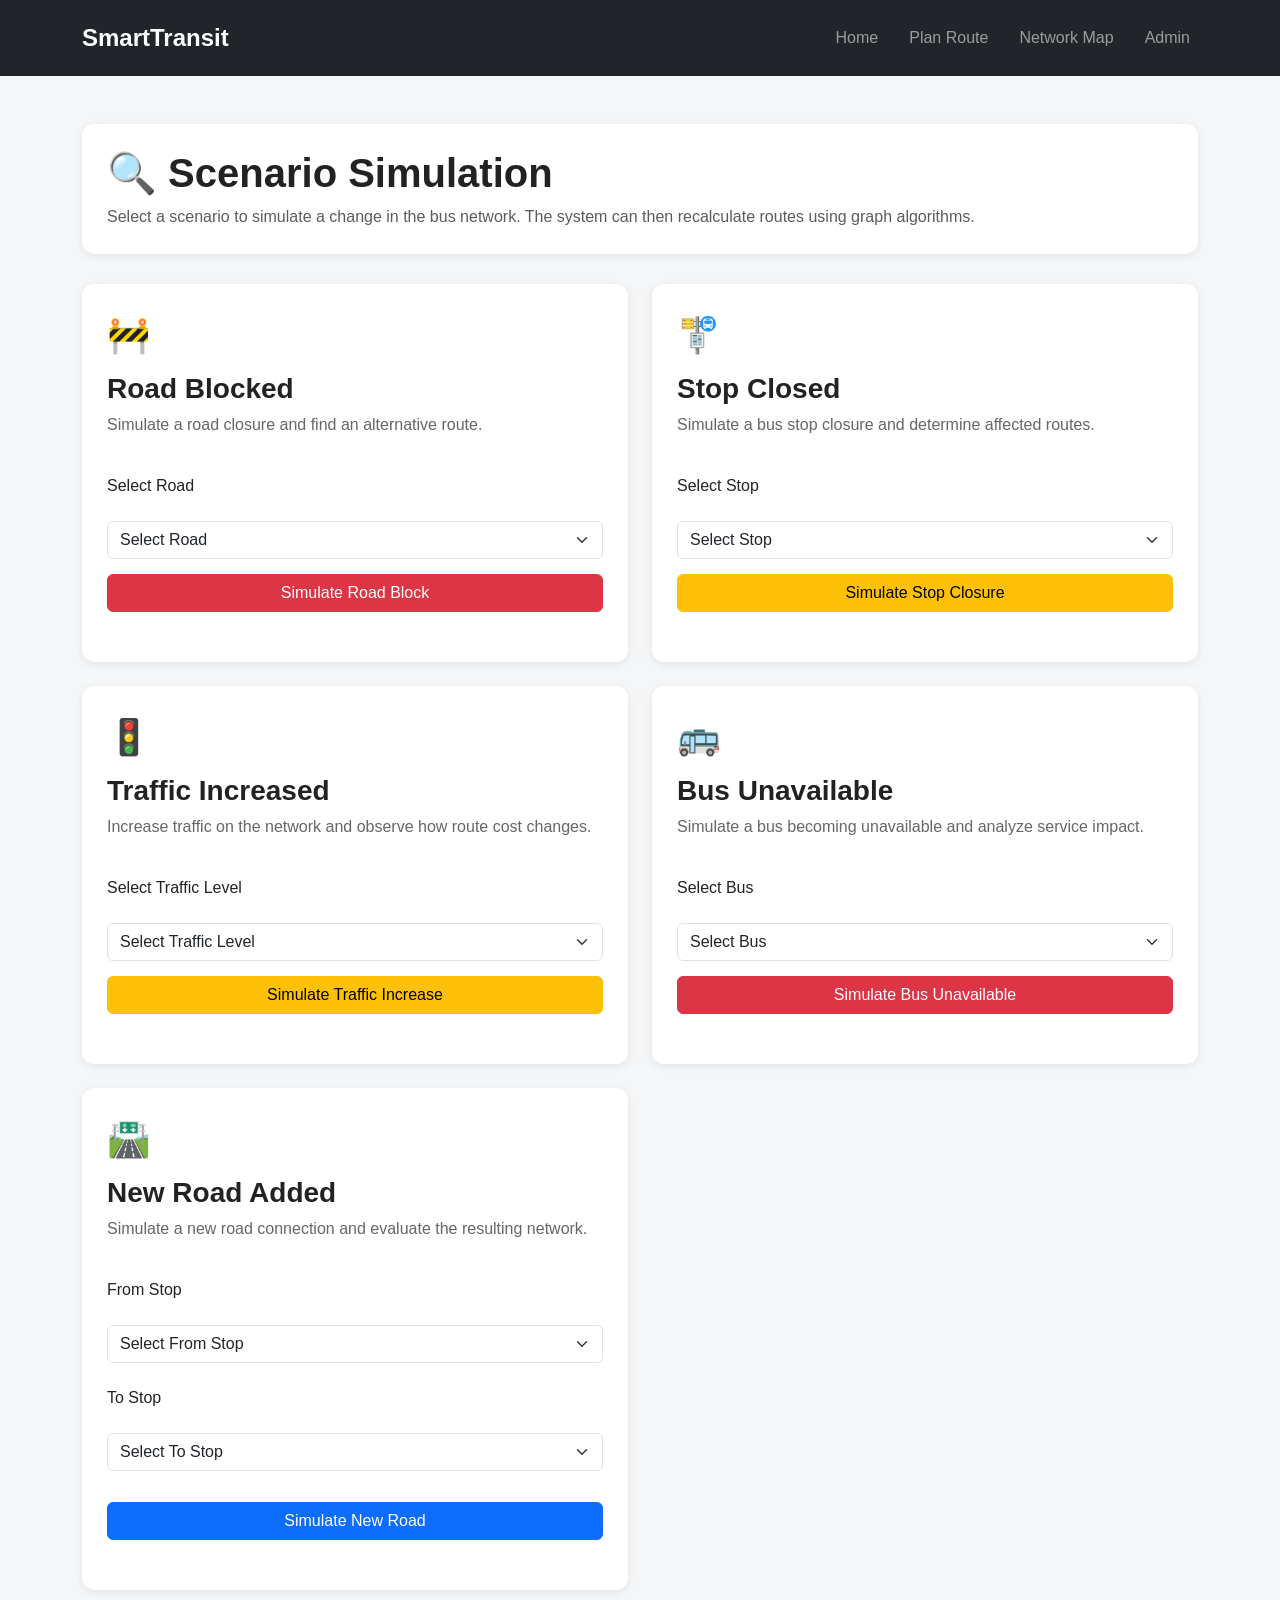
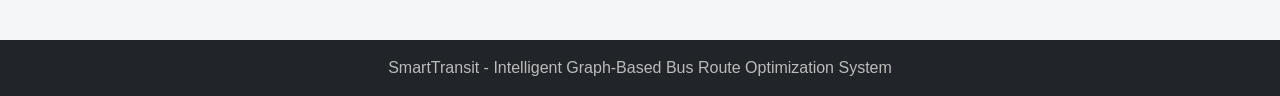
<file: frontend/pages/what-if.html>
<!DOCTYPE html>
<html lang="en">

<head>

    <meta charset="UTF-8">

    <meta
        name="viewport"
        content="width=device-width, initial-scale=1.0"
    >

    <title>What-If Analysis | SmartTransit</title>

    <!-- Bootstrap -->
    <link
        href="https://cdn.jsdelivr.net/npm/bootstrap@5.3.3/dist/css/bootstrap.min.css"
        rel="stylesheet"
    >

    <!-- Common CSS -->
    <link
        rel="stylesheet"
        href="../css/style.css"
    >

    <style>

        body {
            background: #f5f6f8;
        }

        .simulation-header {
            background: white;
            border-radius: 12px;
            padding: 25px;
            margin-bottom: 30px;
            box-shadow: 0 2px 8px rgba(0,0,0,0.08);
        }

        .scenario-card {
            background: white;
            border-radius: 12px;
            padding: 25px;
            margin-bottom: 25px;
            box-shadow: 0 2px 8px rgba(0,0,0,0.08);
            height: 100%;
        }

        .scenario-icon {
            font-size: 35px;
            margin-bottom: 10px;
        }

        .scenario-card h3 {
            font-weight: 700;
            margin-bottom: 8px;
        }

        .scenario-card p {
            color: #666;
            min-height: 45px;
        }

        .scenario-card select {
            margin-top: 15px;
            margin-bottom: 15px;
        }

        .scenario-card button {
            width: 100%;
        }

        #simulationResult {
            background: white;
            border-radius: 12px;
            padding: 25px;
            margin-top: 30px;
            box-shadow: 0 2px 8px rgba(0,0,0,0.08);
        }

        .result-box {
            background: #f8f9fa;
            border-radius: 8px;
            padding: 15px;
            margin-top: 10px;
        }

        .result-box pre {
            white-space: pre-wrap;
            margin: 0;
            font-family: Arial, sans-serif;
        }

        footer {
            margin-top: 50px;
        }

    </style>

</head>


<body>


    <!-- ================= NAVBAR ================= -->

    <nav class="navbar navbar-expand-lg bg-dark navbar-dark">

        <div class="container">

            <a
                class="navbar-brand fw-bold"
                href="../index.html"
            >
                SmartTransit
            </a>


            <button
                class="navbar-toggler"
                type="button"
                data-bs-toggle="collapse"
                data-bs-target="#mainNavbar"
            >

                <span class="navbar-toggler-icon"></span>

            </button>


            <div
                class="collapse navbar-collapse"
                id="mainNavbar"
            >

                <ul class="navbar-nav ms-auto">

                    <li class="nav-item">

                        <a
                            class="nav-link"
                            href="../index.html"
                        >
                            Home
                        </a>

                    </li>


                    <li class="nav-item">

                        <a
                            class="nav-link"
                            href="route-planner.html"
                        >
                            Plan Route
                        </a>

                    </li>


                    <li class="nav-item">

                        <a
                            class="nav-link"
                            href="network-map.html"
                        >
                            Network Map
                        </a>

                    </li>


                    <li class="nav-item">

                        <a
                            class="nav-link"
                            href="admin-dashboard.html"
                        >
                            Admin
                        </a>

                    </li>

                </ul>

            </div>

        </div>

    </nav>



    <!-- ================= MAIN CONTENT ================= -->

    <main class="container my-5">


        <!-- ================= PAGE HEADER ================= -->

        <div class="simulation-header">

            <h1 class="fw-bold">

                🔍 Scenario Simulation

            </h1>


            <p class="text-muted mb-0">

                Select a scenario to simulate a change in the
                bus network. The system can then recalculate
                routes using graph algorithms.

            </p>

        </div>



        <!-- ================= SCENARIO CARDS ================= -->

        <div class="row g-4">


            <!-- ================= ROAD BLOCKED ================= -->

            <div class="col-md-6">

                <div class="scenario-card">

                    <div class="scenario-icon">

                        🚧

                    </div>


                    <h3>

                        Road Blocked

                    </h3>


                    <p>

                        Simulate a road closure and find
                        an alternative route.

                    </p>


                    <label
                        class="form-label"
                        for="roadSelect"
                    >

                        Select Road

                    </label>


                    <select
                        class="form-select"
                        id="roadSelect"
                    >

                        <option value="">

                            Select Road

                        </option>


                        <!-- R01 -->

                        <option value="R01">

                            SVECW → Railway Station

                        </option>


                        <!-- R02 -->

                        <option value="R02">

                            SVECW → College Road

                        </option>


                        <!-- R03 -->

                        <option value="R03">

                            Railway Station → Town Hall

                        </option>


                        <!-- R04 -->

                        <option value="R04">

                            College Road → Town Hall

                        </option>


                        <!-- R05 -->

                        <option value="R05">

                            Town Hall → Market

                        </option>


                        <!-- R06 -->

                        <option value="R06">

                            Market → Bhimavaram Bus Stand

                        </option>


                        <!-- R07 -->

                        <option value="R07">

                            Town Hall → Bhimavaram Bus Stand

                        </option>


                        <!-- R08 -->

                        <option value="R08">

                            Railway Station → Market

                        </option>

                    </select>


                    <button
                        type="button"
                        class="btn btn-danger"
                        onclick="simulateRoadBlocked()"
                    >

                        Simulate Road Block

                    </button>

                </div>

            </div>



            <!-- ================= STOP CLOSED ================= -->

            <div class="col-md-6">

                <div class="scenario-card">

                    <div class="scenario-icon">

                        🚏

                    </div>


                    <h3>

                        Stop Closed

                    </h3>


                    <p>

                        Simulate a bus stop closure and
                        determine affected routes.

                    </p>


                    <label
                        class="form-label"
                        for="stopSelect"
                    >

                        Select Stop

                    </label>


                    <select
                        class="form-select"
                        id="stopSelect"
                    >

                        <option value="">

                            Select Stop

                        </option>


                        <option value="ST01">

                            SVECW

                        </option>


                        <option value="ST02">

                            Railway Station

                        </option>


                        <option value="ST03">

                            Town Hall

                        </option>


                        <option value="ST04">

                            Market

                        </option>


                        <option value="ST05">

                            Bhimavaram Bus Stand

                        </option>


                        <option value="ST06">

                            College Road

                        </option>

                    </select>


                    <button
                        type="button"
                        class="btn btn-warning"
                        onclick="simulateStopClosed()"
                    >

                        Simulate Stop Closure

                    </button>

                </div>

            </div>



            <!-- ================= TRAFFIC INCREASED ================= -->

            <div class="col-md-6">

                <div class="scenario-card">

                    <div class="scenario-icon">

                        🚦

                    </div>


                    <h3>

                        Traffic Increased

                    </h3>


                    <p>

                        Increase traffic on the network and
                        observe how route cost changes.

                    </p>


                    <label
                        class="form-label"
                        for="trafficSelect"
                    >

                        Select Traffic Level

                    </label>


                    <select
                        class="form-select"
                        id="trafficSelect"
                    >

                        <option value="">

                            Select Traffic Level

                        </option>


                        <option value="LOW">

                            Low

                        </option>


                        <option value="MEDIUM">

                            Medium

                        </option>


                        <option value="HIGH">

                            High

                        </option>

                    </select>


                    <button
                        type="button"
                        class="btn btn-warning"
                        onclick="simulateTraffic()"
                    >

                        Simulate Traffic Increase

                    </button>

                </div>

            </div>



            <!-- ================= BUS UNAVAILABLE ================= -->

            <div class="col-md-6">

                <div class="scenario-card">

                    <div class="scenario-icon">

                        🚌

                    </div>


                    <h3>

                        Bus Unavailable

                    </h3>


                    <p>

                        Simulate a bus becoming unavailable
                        and analyze service impact.

                    </p>


                    <label
                        class="form-label"
                        for="busSelect"
                    >

                        Select Bus

                    </label>


                    <select
                        class="form-select"
                        id="busSelect"
                    >

                        <option value="">

                            Select Bus

                        </option>


                        <option value="101">

                            Bus 101

                        </option>


                        <option value="102">

                            Bus 102

                        </option>


                        <option value="103">

                            Bus 103

                        </option>


                        <option value="104">

                            Bus 104

                        </option>

                    </select>


                    <button
                        type="button"
                        class="btn btn-danger"
                        onclick="simulateBusUnavailable()"
                    >

                        Simulate Bus Unavailable

                    </button>

                </div>

            </div>



            <!-- ================= NEW ROAD ================= -->

            <div class="col-md-6">

                <div class="scenario-card">

                    <div class="scenario-icon">

                        🛣️

                    </div>


                    <h3>

                        New Road Added

                    </h3>


                    <p>

                        Simulate a new road connection and
                        evaluate the resulting network.

                    </p>


                    <label
                        class="form-label"
                        for="newRoadFrom"
                    >

                        From Stop

                    </label>


                    <select
                        class="form-select"
                        id="newRoadFrom"
                    >

                        <option value="">

                            Select From Stop

                        </option>


                        <option value="SVECW">

                            SVECW

                        </option>


                        <option value="Railway Station">

                            Railway Station

                        </option>


                        <option value="Town Hall">

                            Town Hall

                        </option>


                        <option value="Market">

                            Market

                        </option>


                        <option value="Bhimavaram Bus Stand">

                            Bhimavaram Bus Stand

                        </option>


                        <option value="College Road">

                            College Road

                        </option>

                    </select>


                    <label
                        class="form-label mt-2"
                        for="newRoadTo"
                    >

                        To Stop

                    </label>


                    <select
                        class="form-select"
                        id="newRoadTo"
                    >

                        <option value="">

                            Select To Stop

                        </option>


                        <option value="SVECW">

                            SVECW

                        </option>


                        <option value="Railway Station">

                            Railway Station

                        </option>


                        <option value="Town Hall">

                            Town Hall

                        </option>


                        <option value="Market">

                            Market

                        </option>


                        <option value="Bhimavaram Bus Stand">

                            Bhimavaram Bus Stand

                        </option>


                        <option value="College Road">

                            College Road

                        </option>

                    </select>


                    <button
                        type="button"
                        class="btn btn-primary mt-3"
                        onclick="simulateNewRoad()"
                    >

                        Simulate New Road

                    </button>

                </div>

            </div>

        </div>



        <!-- ================= SIMULATION RESULT ================= -->

        <div
            id="simulationResult"
            class="d-none"
        >

        </div>


    </main>



    <!-- ================= FOOTER ================= -->

    <footer class="bg-dark text-white text-center py-3">

        <p class="mb-0">

            SmartTransit - Intelligent Graph-Based
            Bus Route Optimization System

        </p>

    </footer>



    <!-- Bootstrap JS -->

    <script
        src="https://cdn.jsdelivr.net/npm/bootstrap@5.3.3/dist/js/bootstrap.bundle.min.js">
    </script>


    <!-- What-If JavaScript -->

    <script src="../js/what-if.js"></script>


</body>

</html>
</file>
<file: frontend/css/style.css>
/* ================= GENERAL ================= */

* {
    margin: 0;
    padding: 0;
    box-sizing: border-box;
}

body {
    font-family: Arial, sans-serif;
    color: #222;
    background: #f8f9fa;
}


/* ================= NAVBAR ================= */

.navbar {
    padding: 15px 0;
}

.navbar-brand {
    font-size: 24px;
}

.nav-link {
    margin-left: 15px;
}


/* ================= HERO ================= */

.hero-section {
    background: linear-gradient(135deg, #071952, #0b3d91);
    color: white;
    padding: 100px 0;
    min-height: 620px;
    display: flex;
    align-items: center;
}

.hero-tag {
    font-size: 14px;
    letter-spacing: 2px;
    font-weight: bold;
    margin-bottom: 20px;
}

.hero-section h1 {
    font-size: 55px;
    font-weight: 700;
    line-height: 1.1;
}

.hero-section h1 span {
    display: block;
    color: #63d9ff;
}

.hero-description {
    font-size: 18px;
    line-height: 1.7;
    max-width: 650px;
    margin: 25px 0;
}


/* ================= GRAPH VISUAL ================= */

.bus-icon {
    font-size: 100px;
    margin-bottom: 30px;
}

.graph-preview {
    width: 300px;
    height: 220px;
    position: relative;
    margin: auto;
}

.node {
    position: absolute;
    width: 50px;
    height: 50px;
    border-radius: 50%;
    background: white;
    color: #0b3d91;
    display: flex;
    align-items: center;
    justify-content: center;
    font-weight: bold;
    z-index: 2;
}

.node-1 {
    top: 20px;
    left: 20px;
}

.node-2 {
    top: 20px;
    right: 20px;
}

.node-3 {
    bottom: 20px;
    left: 20px;
}

.node-4 {
    bottom: 20px;
    right: 20px;
}

.line {
    position: absolute;
    height: 4px;
    background: white;
    opacity: 0.7;
}

.line-1 {
    width: 210px;
    top: 43px;
    left: 45px;
}

.line-2 {
    width: 210px;
    bottom: 43px;
    left: 45px;
}

.line-3 {
    width: 130px;
    transform: rotate(90deg);
    top: 108px;
    left: 85px;
}


/* ================= SECTIONS ================= */

.features-section,
.how-section {
    padding: 90px 0;
}

.section-heading {
    text-align: center;
    margin-bottom: 50px;
}

.section-heading p {
    color: #0d6efd;
    font-weight: bold;
    letter-spacing: 2px;
}

.section-heading h2 {
    font-size: 36px;
    font-weight: bold;
}


/* ================= FEATURE CARDS ================= */

.feature-card {
    background: white;
    padding: 30px;
    border-radius: 15px;
    height: 100%;
    box-shadow: 0 5px 20px rgba(0, 0, 0, 0.08);
    transition: 0.3s;
}

.feature-card:hover {
    transform: translateY(-5px);
}

.feature-icon {
    font-size: 40px;
    margin-bottom: 15px;
}

.feature-card h3 {
    font-size: 22px;
    margin-bottom: 12px;
}

.feature-card p {
    color: #666;
    line-height: 1.6;
}


/* ================= HOW IT WORKS ================= */

.how-section {
    background: #eef5ff;
}

.step-number {
    font-size: 40px;
    font-weight: bold;
    color: #0d6efd;
    margin-bottom: 15px;
}

.how-section h3 {
    font-size: 22px;
}

.how-section p {
    color: #666;
}


/* ================= CTA ================= */

.cta-section {
    background: #0d6efd;
    color: white;
    padding: 80px 0;
}

.cta-section h2 {
    font-size: 40px;
    margin-bottom: 15px;
}

.cta-section p {
    font-size: 18px;
    margin-bottom: 25px;
}


/* ================= FOOTER ================= */

footer {
    background: #111827;
    color: white;
    padding: 40px 0;
}

footer p {
    color: #bbb;
}

.footer-small {
    font-size: 14px;
}


/* ================= MOBILE ================= */

@media (max-width: 768px) {

    .hero-section {
        padding: 70px 0;
        text-align: center;
    }

    .hero-section h1 {
        font-size: 40px;
    }

    .hero-description {
        margin-left: auto;
        margin-right: auto;
    }

    .graph-preview {
        margin-top: 50px;
    }

}
</file>
<file: frontend/css/dashboard.css>
/* =========================================
   ADMIN DASHBOARD
   ========================================= */

.dashboard-card {
    border-radius: 12px;
    transition: transform 0.2s ease;
}

.dashboard-card:hover {
    transform: translateY(-3px);
}

.dashboard-card h2 {
    font-weight: 700;
    margin-top: 8px;
}


/* =========================================
   DASHBOARD SECTIONS
   ========================================= */

section .card {
    border-radius: 12px;
    overflow: hidden;
}

section .card-header {
    background: #f8f9fa;
    font-size: 18px;
}


/* =========================================
   FORM CONTROLS
   ========================================= */

.form-control,
.form-select {
    border-radius: 8px;
}

.form-control:focus,
.form-select:focus {
    box-shadow: none;
}


/* =========================================
   BUTTONS
   ========================================= */

button {
    border-radius: 8px !important;
}


/* =========================================
   SIMULATION RESULT
   ========================================= */

#simulationResult,
#algorithmResult {
    border-radius: 10px;
}


/* =========================================
   RESPONSIVE DESIGN
   ========================================= */

@media (max-width: 768px) {

    main {
        margin-top: 30px !important;
    }

    section .card-body {
        padding: 18px;
    }

}
</file>
<file: frontend/css/admin-login.css>
/* Admin Login Page */

.login-container {
    min-height: 75vh;
    display: flex;
    justify-content: center;
    align-items: center;
    padding: 40px 20px;
}

.login-card {
    width: 100%;
    max-width: 430px;
    background: white;
    border-radius: 15px;
    padding: 35px;
    box-shadow: 0 8px 25px rgba(0, 0, 0, 0.12);
}

.login-icon {
    width: 70px;
    height: 70px;
    margin: 0 auto 20px;
    border-radius: 50%;
    background: #e8f1ff;
    display: flex;
    justify-content: center;
    align-items: center;
    font-size: 32px;
}

.login-card h2 {
    text-align: center;
    margin-bottom: 8px;
}

.login-subtitle {
    text-align: center;
    color: #777;
    margin-bottom: 30px;
}

.form-label {
    font-weight: 600;
}

.form-control {
    padding: 12px;
    border-radius: 8px;
}

.login-btn {
    width: 100%;
    padding: 12px;
    margin-top: 10px;
    border: none;
    border-radius: 8px;
    font-weight: 600;
    cursor: pointer;
}

.login-btn:hover {
    opacity: 0.9;
}

.login-error {
    display: none;
    margin-top: 15px;
    text-align: center;
    color: #dc3545;
    font-size: 14px;
}

.back-link {
    display: block;
    text-align: center;
    margin-top: 20px;
    text-decoration: none;
}

.back-link:hover {
    text-decoration: underline;
}

/* Footer */

footer {
    margin-top: 20px;
    padding: 20px;
    text-align: center;
}
</file>
<file: frontend/css/bus-stops.css>
/* ================================
   BUS STOPS PAGE
================================ */


/* Page Header */

.bus-stop-header {
    background: #f4f7fb;
    padding: 45px 20px;
    border-bottom: 1px solid #e1e5ea;
}

.bus-stop-header h1 {
    font-size: 38px;
    font-weight: 700;
    margin-bottom: 10px;
}

.bus-stop-header p {
    color: #666;
    margin-bottom: 0;
}


/* Main Section */

.bus-stop-section {
    padding: 40px 20px;
}


/* Search Box */

.search-box {
    background: white;
    padding: 20px;

    border-radius: 12px;

    box-shadow: 0 3px 12px rgba(0, 0, 0, 0.08);

    margin-bottom: 30px;
}

.search-box label {
    display: block;

    font-weight: 600;

    margin-bottom: 8px;
}


/* Summary Cards */

.summary-row {
    margin-bottom: 30px;
}

.summary-card {
    background: white;

    padding: 22px;

    border-radius: 12px;

    box-shadow: 0 3px 12px rgba(0, 0, 0, 0.08);

    display: flex;

    align-items: center;

    gap: 18px;

    height: 100%;
}

.summary-icon {
    font-size: 32px;
}

.summary-card small {
    color: #777;

    font-size: 13px;
}

.summary-card h3 {
    margin: 4px 0 0;

    font-size: 24px;

    font-weight: 700;
}


/* Table */

.stop-table-container {
    background: white;

    padding: 20px;

    border-radius: 12px;

    box-shadow: 0 3px 12px rgba(0, 0, 0, 0.08);

    margin-bottom: 35px;
}

.bus-stop-table {
    margin-bottom: 0;

    vertical-align: middle;
}

.bus-stop-table thead th {
    background: #212529;

    color: white;

    padding: 15px;

    white-space: nowrap;
}

.bus-stop-table tbody td {
    padding: 15px;

    white-space: nowrap;
}

.bus-stop-table tbody tr:hover {
    background: #f7f9fc;
}


/* Stop Status */

.stop-status {
    display: inline-block;

    padding: 5px 10px;

    border-radius: 20px;

    font-size: 12px;

    font-weight: 600;
}


/* Nearest Stop */

.nearest-stop-box {
    background: #eef6ff;

    border-left: 5px solid #0d6efd;

    padding: 22px;

    border-radius: 8px;

    display: flex;

    justify-content: space-between;

    align-items: center;

    gap: 20px;

    margin-bottom: 30px;
}

.nearest-stop-box h3 {
    font-size: 20px;

    margin-bottom: 6px;
}

.nearest-stop-box p {
    margin: 0;

    color: #555;
}


/* Page Actions */

.page-actions {
    text-align: center;

    margin-bottom: 20px;
}


/* Mobile */

@media (max-width: 768px) {

    .bus-stop-header h1 {
        font-size: 30px;
    }

    .bus-stop-section {
        padding: 25px 15px;
    }

    .nearest-stop-box {
        flex-direction: column;

        align-items: flex-start;
    }

    .nearest-stop-box button {
        width: 100%;
    }

}
</file>
<file: frontend/css/buses.css>
/* ================================
   BUSES PAGE
================================ */


/* Page Header */

.bus-header {
    background: #f4f7fb;
    padding: 45px 20px;
    border-bottom: 1px solid #e1e5ea;
}

.bus-header h1 {
    font-size: 38px;
    font-weight: 700;
    margin-bottom: 10px;
}

.bus-header p {
    color: #666;
    margin-bottom: 0;
}


/* Main Section */

.bus-section {
    padding: 40px 20px;
}


/* Summary */

.summary-row {
    margin-bottom: 30px;
}

.bus-summary-card {
    background: white;

    padding: 22px;

    border-radius: 12px;

    box-shadow: 0 3px 12px rgba(0, 0, 0, 0.08);

    height: 100%;
}

.bus-summary-icon {
    display: block;

    font-size: 28px;

    margin-bottom: 8px;
}

.bus-summary-card small {
    color: #777;

    font-size: 13px;
}

.bus-summary-card h3 {
    margin: 5px 0 0;

    font-size: 25px;

    font-weight: 700;
}


/* Bus Table */

.bus-table-container {
    background: white;

    padding: 20px;

    border-radius: 12px;

    box-shadow: 0 3px 12px rgba(0, 0, 0, 0.08);

    margin-bottom: 35px;
}

.bus-table {
    margin-bottom: 0;

    vertical-align: middle;
}

.bus-table thead th {
    background: #212529;

    color: white;

    padding: 15px;

    white-space: nowrap;
}

.bus-table tbody td {
    padding: 15px;

    white-space: nowrap;
}

.bus-table tbody tr:hover {
    background: #f7f9fc;
}


/* Occupancy */

.occupancy-container {
    min-width: 110px;
}

.occupancy-bar {
    width: 100%;

    height: 8px;

    background: #e9ecef;

    border-radius: 10px;

    overflow: hidden;

    margin-bottom: 5px;
}

.occupancy-fill {
    height: 100%;

    border-radius: 10px;
}

.occupancy-text {
    font-size: 12px;

    font-weight: 600;
}


/* Bus Status */

.bus-status {
    display: inline-block;

    padding: 5px 10px;

    border-radius: 20px;

    font-size: 12px;

    font-weight: 600;
}


/* Capacity Information */

.capacity-info {
    background: #eef6ff;

    border-left: 5px solid #0d6efd;

    padding: 22px;

    border-radius: 8px;

    display: flex;

    justify-content: space-between;

    align-items: center;

    gap: 25px;

    margin-bottom: 30px;
}

.capacity-info h3 {
    font-size: 20px;

    margin-bottom: 6px;
}

.capacity-info p {
    margin: 0;

    color: #555;
}


/* Capacity Status List */

.capacity-status-list {
    display: flex;

    flex-wrap: wrap;

    gap: 10px;
}

.capacity-status-list span {
    background: white;

    padding: 7px 12px;

    border-radius: 20px;

    font-size: 13px;

    white-space: nowrap;

    box-shadow: 0 2px 6px rgba(0, 0, 0, 0.06);
}


/* Page Actions */

.page-actions {
    text-align: center;

    margin-bottom: 20px;
}


/* Mobile */

@media (max-width: 768px) {

    .bus-header h1 {
        font-size: 30px;
    }

    .bus-section {
        padding: 25px 15px;
    }

    .capacity-info {
        flex-direction: column;

        align-items: flex-start;
    }

    .capacity-status-list {
        width: 100%;
    }

}
</file>
<file: frontend/css/mst.css>
/* ================= MST PAGE ================= */

.mst-section {
    padding: 50px 0;
}

.page-header {
    padding: 50px 20px;
    background: #f5f7fb;
}

.page-header h1 {
    font-weight: 700;
    margin-bottom: 10px;
}

.page-header p {
    color: #666;
    margin-bottom: 0;
}


/* ================= INTRO ================= */

.mst-intro {
    max-width: 900px;
    margin: auto;
    text-align: center;
}

.mst-intro h2 {
    margin-bottom: 15px;
    font-weight: 700;
}

.mst-intro p {
    color: #666;
    line-height: 1.7;
}


/* ================= STAT CARDS ================= */

.mst-stat-card {
    background: white;
    border-radius: 15px;
    padding: 25px;
    text-align: center;
    box-shadow: 0 5px 18px rgba(0, 0, 0, 0.08);
    height: 100%;
}

.mst-stat-card .stat-icon {
    font-size: 32px;
    margin-bottom: 10px;
}

.mst-stat-card h3 {
    font-size: 28px;
    font-weight: 700;
    margin-bottom: 5px;
}

.mst-stat-card p {
    color: #777;
    margin-bottom: 0;
}


/* ================= ALGORITHM SECTION ================= */

.algorithm-section {
    text-align: center;
}

.algorithm-section > h2 {
    font-weight: 700;
    margin-bottom: 10px;
}

.algorithm-section > p {
    color: #666;
    margin-bottom: 30px;
}

.algorithm-card {
    background: white;
    border-radius: 15px;
    padding: 30px;
    height: 100%;
    box-shadow: 0 5px 18px rgba(0, 0, 0, 0.08);
}

.algorithm-icon {
    font-size: 40px;
    margin-bottom: 15px;
}

.algorithm-card h3 {
    font-weight: 700;
    margin-bottom: 15px;
}

.algorithm-card p {
    color: #666;
    line-height: 1.6;
}

.algorithm-card .complexity {
    margin-top: 15px;
    color: #333;
}

.algorithm-card button {
    margin-top: 10px;
    padding: 10px 20px;
}


/* ================= MST RESULT ================= */

.mst-result {
    background: #f8f9fa;
    border-radius: 15px;
    padding: 30px;
    border-left: 5px solid #0d6efd;
}

.mst-result h2 {
    font-weight: 700;
    margin-bottom: 15px;
}

.mst-result p {
    color: #666;
    margin-bottom: 0;
}


/* ================= NETWORK EDGES ================= */

.network-edges {
    text-align: center;
}

.network-edges h2 {
    font-weight: 700;
    margin-bottom: 10px;
}

.network-edges > p {
    color: #666;
    margin-bottom: 25px;
}

.network-edges table {
    background: white;
}

.network-edges th {
    font-weight: 600;
}

.network-edges td,
.network-edges th {
    padding: 12px;
    vertical-align: middle;
}


/* ================= FOOTER ================= */

footer {
    margin-top: 30px;
    padding: 25px 0;
}


/* ================= RESPONSIVE ================= */

@media (max-width: 768px) {

    .page-header {
        padding: 35px 15px;
    }

    .page-header h1 {
        font-size: 28px;
    }

    .mst-section {
        padding: 35px 15px;
    }

    .algorithm-card {
        padding: 25px 20px;
    }

}
</file>
<file: frontend/css/map.css>
/* =========================================
   NETWORK MAP PAGE
   ========================================= */

.analytics-card {
    border-radius: 12px;
    transition: transform 0.2s ease;
}

.analytics-card:hover {
    transform: translateY(-3px);
}

.analytics-card h2 {
    font-weight: 700;
    margin-top: 10px;
}


/* =========================================
   GRAPH CONTAINER
   ========================================= */

#networkGraph {
    position: relative;
    width: 100%;
    height: 550px;
    background: #f8f9fa;
    border: 1px solid #dee2e6;
    border-radius: 12px;
    overflow: hidden;
}


/* SVG containing graph roads */

#networkSvg {
    position: absolute;
    top: 0;
    left: 0;
    width: 100%;
    height: 100%;
    z-index: 1;
}


/* =========================================
   GRAPH EDGES
   ========================================= */

.network-edge {
    stroke: #6c757d;
    stroke-width: 4;
}

.blocked-edge {
    stroke: #dc3545;
    stroke-width: 4;
    stroke-dasharray: 10 7;
}


/* =========================================
   GRAPH NODES
   ========================================= */

.network-node {
    position: absolute;

    width: 120px;
    min-height: 60px;

    transform: translate(-50%, -50%);

    background: white;
    border: 3px solid #0d6efd;

    border-radius: 12px;

    display: flex;
    align-items: center;
    justify-content: center;

    text-align: center;

    padding: 8px;

    font-size: 13px;
    font-weight: 600;

    box-shadow: 0 4px 12px rgba(0, 0, 0, 0.15);

    z-index: 2;

    cursor: pointer;

    transition: all 0.2s ease;
}


.network-node:hover {
    transform: translate(-50%, -50%) scale(1.08);

    box-shadow:
        0 6px 18px rgba(0, 0, 0, 0.2);
}


/* =========================================
   NODE STATUS
   ========================================= */

.network-node.blocked {
    border-color: #dc3545;
}

.network-node.selected {
    border-color: #198754;
}


/* =========================================
   LEGEND
   ========================================= */

.legend-node {
    display: inline-block;

    width: 18px;
    height: 18px;

    border: 3px solid #0d6efd;
    background: white;

    border-radius: 50%;

    vertical-align: middle;

    margin-right: 8px;
}


.legend-road {
    display: inline-block;

    width: 35px;
    height: 4px;

    background: #6c757d;

    vertical-align: middle;

    margin-right: 8px;
}


.legend-blocked {
    display: inline-block;

    width: 35px;
    height: 4px;

    background: #dc3545;

    vertical-align: middle;

    margin-right: 8px;
}


/* =========================================
   NETWORK DETAILS
   ========================================= */

#mostConnectedStop,
#networkDistance,
#activeBuses {
    font-size: 16px;
    font-weight: 600;
}


/* =========================================
   RESPONSIVE DESIGN
   ========================================= */

@media (max-width: 768px) {

    #networkGraph {
        height: 500px;
    }

    .network-node {
        width: 100px;
        font-size: 11px;
    }

}
</file>
<file: frontend/css/comparison.css>
/* ================================
   ROUTE COMPARISON PAGE
================================ */


/* Page Header */

.comparison-header {
    background: #f4f7fb;
    padding: 45px 20px;
    border-bottom: 1px solid #e1e5ea;
}

.comparison-header h1 {
    font-size: 38px;
    font-weight: 700;
    margin-bottom: 10px;
}

.comparison-header p {
    color: #666;
    margin-bottom: 0;
    font-size: 16px;
}


/* Main Section */

.comparison-section {
    padding: 40px 20px;
}


/* Journey Summary */

.journey-summary {
    display: flex;
    align-items: center;
    justify-content: center;
    gap: 45px;

    background: white;

    padding: 25px;

    border-radius: 12px;

    box-shadow: 0 3px 12px rgba(0, 0, 0, 0.08);

    margin-bottom: 25px;
}

.journey-summary div {
    display: flex;
    flex-direction: column;
}

.journey-summary small {
    color: #777;
    font-size: 12px;
    font-weight: 600;
    margin-bottom: 5px;
}

.journey-summary strong {
    font-size: 18px;
}

.journey-arrow {
    font-size: 30px;
    font-weight: bold;
}


/* Information Box */

.info-box {
    background: #eef6ff;

    border-left: 5px solid #0d6efd;

    padding: 18px 20px;

    border-radius: 8px;

    margin-bottom: 30px;
}

.info-box strong {
    font-size: 18px;
}

.info-box p {
    margin: 7px 0 0;

    color: #555;
}


/* Comparison Table */

.table-container {
    background: white;

    border-radius: 12px;

    padding: 20px;

    box-shadow: 0 3px 12px rgba(0, 0, 0, 0.08);

    margin-bottom: 45px;
}

.comparison-table {
    margin-bottom: 0;

    vertical-align: middle;
}

.comparison-table thead th {
    background: #212529;

    color: white;

    padding: 15px;

    font-size: 14px;

    white-space: nowrap;
}

.comparison-table tbody td {
    padding: 15px;

    font-size: 14px;

    white-space: nowrap;
}

.comparison-table tbody tr:hover {
    background: #f7f9fc;
}


/* Route Type */

.route-type {
    font-weight: 700;
}


/* Traffic Badge */

.traffic-badge {
    display: inline-block;

    padding: 5px 10px;

    border-radius: 20px;

    font-size: 12px;

    font-weight: 600;
}


/* Route Cards Heading */

.section-title {
    text-align: center;

    font-size: 28px;

    font-weight: 700;

    margin-bottom: 25px;
}


/* Route Card */

.route-card {
    background: white;

    border-radius: 12px;

    padding: 25px;

    height: 100%;

    box-shadow: 0 3px 12px rgba(0, 0, 0, 0.08);

    border: 1px solid #e5e5e5;

    transition: transform 0.2s ease,
                box-shadow 0.2s ease;
}

.route-card:hover {
    transform: translateY(-4px);

    box-shadow: 0 7px 18px rgba(0, 0, 0, 0.12);
}


/* Route Card Header */

.route-card-header {
    display: flex;

    justify-content: space-between;

    align-items: center;

    margin-bottom: 15px;
}

.route-card h3 {
    font-size: 20px;

    font-weight: 700;

    margin: 0;
}


/* Route Icon */

.route-icon {
    font-size: 28px;
}


/* Route Details */

.route-details {
    display: grid;

    grid-template-columns: 1fr 1fr;

    gap: 12px;

    margin: 20px 0;
}

.route-detail {
    background: #f7f8fa;

    padding: 12px;

    border-radius: 8px;
}

.route-detail small {
    display: block;

    color: #777;

    font-size: 12px;

    margin-bottom: 3px;
}

.route-detail strong {
    font-size: 16px;
}


/* Select Route Button */

.select-route-btn {
    width: 100%;

    margin-top: 10px;
}


/* Bottom Actions */

.comparison-actions {
    display: flex;

    justify-content: center;

    gap: 15px;

    margin-top: 35px;

    margin-bottom: 20px;
}


/* Mobile Responsive Design */

@media (max-width: 768px) {

    .comparison-header h1 {
        font-size: 30px;
    }

    .journey-summary {
        flex-direction: column;

        gap: 15px;

        text-align: center;
    }

    .journey-arrow {
        transform: rotate(90deg);
    }

    .comparison-section {
        padding: 25px 15px;
    }

    .table-container {
        padding: 10px;
    }

    .section-title {
        font-size: 24px;
    }

    .comparison-actions {
        flex-direction: column;
    }

    .comparison-actions .btn {
        width: 100%;
    }

}
</file>
<file: frontend/css/planner.css>
/* ================= PAGE HEADER ================= */

.planner-header {
    background: #eef5ff;
    padding: 60px 0;
}

.planner-header p {
    color: #0d6efd;
    font-weight: bold;
    letter-spacing: 2px;
}

.planner-header h1 {
    font-size: 42px;
    font-weight: bold;
    margin-bottom: 15px;
}

.planner-header span {
    color: #666;
    font-size: 17px;
}


/* ================= PLANNER SECTION ================= */

.planner-section {
    padding: 70px 0;
    background: #f8f9fa;
}


/* ================= PLANNER CARD ================= */

.planner-card {
    background: white;
    padding: 45px;
    border-radius: 18px;
    max-width: 1000px;
    margin: auto;
    box-shadow: 0 8px 30px rgba(0, 0, 0, 0.08);
}


/* ================= FORM ================= */

.form-label {
    font-weight: bold;
    margin-bottom: 8px;
}

.form-select,
.form-control {
    padding: 13px;
    border-radius: 10px;
}


/* ================= ROUTE PREFERENCE ================= */

.route-preference {
    margin-top: 45px;
}

.route-preference h3 {
    font-size: 25px;
    margin-bottom: 5px;
}

.route-preference p {
    color: #777;
}


/* ================= PREFERENCE GRID ================= */

.preference-grid {
    display: grid;
    grid-template-columns: repeat(4, 1fr);
    gap: 15px;
    margin-top: 20px;
}


/* ================= PREFERENCE CARD ================= */

.preference-card {
    border: 2px solid #e1e5eb;
    border-radius: 12px;
    padding: 20px;
    cursor: pointer;
    display: flex;
    flex-direction: column;
    transition: 0.3s;
}

.preference-card:hover {
    border-color: #0d6efd;
    transform: translateY(-3px);
}

.preference-card input {
    margin-bottom: 12px;
}

.preference-icon {
    font-size: 30px;
    margin-bottom: 10px;
}

.preference-title {
    font-weight: bold;
    font-size: 17px;
}

.preference-description {
    color: #777;
    font-size: 14px;
    margin-top: 8px;
}


/* ================= TRAFFIC ================= */

.traffic-box {
    margin-top: 35px;
    padding: 20px;
    border-radius: 12px;
    background: #fff7e6;
    display: flex;
    justify-content: space-between;
    align-items: center;
}

.traffic-box h4 {
    margin-bottom: 5px;
}

.traffic-box p {
    margin: 0;
    color: #777;
}


/* ================= BUTTON ================= */

#findRouteButton {
    padding: 13px 35px;
    border-radius: 10px;
    font-weight: bold;
}


/* ================= MOBILE ================= */

@media (max-width: 768px) {

    .planner-card {
        padding: 25px;
    }

    .preference-grid {
        grid-template-columns: 1fr;
    }

    .planner-header h1 {
        font-size: 34px;
    }

    .traffic-box {
        flex-direction: column;
        align-items: flex-start;
        gap: 15px;
    }

}
</file>
<file: frontend/css/result.css>
/* ================= HEADER ================= */

.result-header {
    background: #eef5ff;
    padding: 55px 0;
}

.result-header p {
    color: #0d6efd;
    font-weight: bold;
    letter-spacing: 2px;
}

.result-header h1 {
    font-size: 42px;
    font-weight: bold;
    margin-bottom: 10px;
}

.result-header span {
    color: #666;
}


/* ================= MAIN SECTION ================= */

.result-section {
    background: #f8f9fa;
    padding: 60px 0;
}


/* ================= JOURNEY CARD ================= */

.journey-card {
    background: white;
    border-radius: 15px;
    padding: 30px;
    display: flex;
    align-items: center;
    justify-content: center;
    gap: 50px;
    box-shadow: 0 5px 20px rgba(0, 0, 0, 0.07);
}

.location {
    text-align: center;
}

.location-label {
    font-size: 12px;
    color: #0d6efd;
    font-weight: bold;
    letter-spacing: 1px;
}

.location h3 {
    margin-top: 8px;
}

.journey-arrow {
    font-size: 35px;
    color: #0d6efd;
}


/* ================= STAT CARDS ================= */

.stat-card {
    background: white;
    border-radius: 12px;
    padding: 22px;
    text-align: center;
    height: 100%;
    box-shadow: 0 4px 15px rgba(0, 0, 0, 0.06);
}

.stat-card span {
    font-size: 30px;
}

.stat-card p {
    color: #777;
    margin: 8px 0;
}

.stat-card h3 {
    font-size: 24px;
    margin: 0;
}


/* ================= CONTENT CARD ================= */

.content-card {
    background: white;
    border-radius: 15px;
    padding: 30px;
    height: 100%;
    box-shadow: 0 5px 20px rgba(0, 0, 0, 0.07);
}

.card-heading {
    display: flex;
    justify-content: space-between;
    align-items: center;
    margin-bottom: 30px;
}

.card-heading p {
    color: #0d6efd;
    font-size: 12px;
    font-weight: bold;
    letter-spacing: 1px;
    margin-bottom: 5px;
}

.card-heading h2 {
    font-size: 25px;
    margin: 0;
}


/* ================= ALGORITHM BADGE ================= */

.algorithm-badge {
    background: #e8f1ff;
    color: #0d6efd;
    padding: 8px 15px;
    border-radius: 20px;
    font-size: 13px;
    font-weight: bold;
}


/* ================= ROUTE PATH ================= */

.route-path {
    margin-top: 15px;
}

.route-stop {
    display: flex;
    align-items: center;
    gap: 18px;
}

.stop-marker {
    width: 42px;
    height: 42px;
    border-radius: 50%;
    background: #e9ecef;
    color: #333;
    display: flex;
    align-items: center;
    justify-content: center;
    font-weight: bold;
    flex-shrink: 0;
}

.stop-marker.start {
    background: #198754;
    color: white;
}

.stop-marker.end {
    background: #dc3545;
    color: white;
}

.stop-info h4 {
    margin: 0;
    font-size: 17px;
}

.stop-info span {
    color: #888;
    font-size: 13px;
}

.route-line {
    height: 35px;
    width: 3px;
    background: #0d6efd;
    margin-left: 20px;
}


/* ================= DETAILS ================= */

.detail-row {
    display: flex;
    justify-content: space-between;
    padding: 15px 0;
    border-bottom: 1px solid #eee;
}

.detail-row:last-child {
    border-bottom: none;
}

.detail-row span {
    color: #777;
}

.traffic-low {
    color: #198754;
}


/* ================= ALGORITHM CARD ================= */

.algorithm-card {
    background: #eaf3ff;
    border-radius: 15px;
    padding: 22px;
    margin-top: 20px;
    display: flex;
    gap: 15px;
}

.algorithm-icon {
    font-size: 35px;
}

.algorithm-card h4 {
    margin-bottom: 8px;
}

.algorithm-card p {
    color: #666;
    margin: 0;
    line-height: 1.5;
}


/* ================= ACTIONS ================= */

.result-actions {
    margin-top: 40px;
}

.result-actions .btn {
    margin: 5px;
    padding: 11px 22px;
}


/* ================= MOBILE ================= */

@media (max-width: 768px) {

    .journey-card {
        flex-direction: column;
        gap: 15px;
    }

    .journey-arrow {
        transform: rotate(90deg);
    }

    .result-header h1 {
        font-size: 34px;
    }

}
</file>
